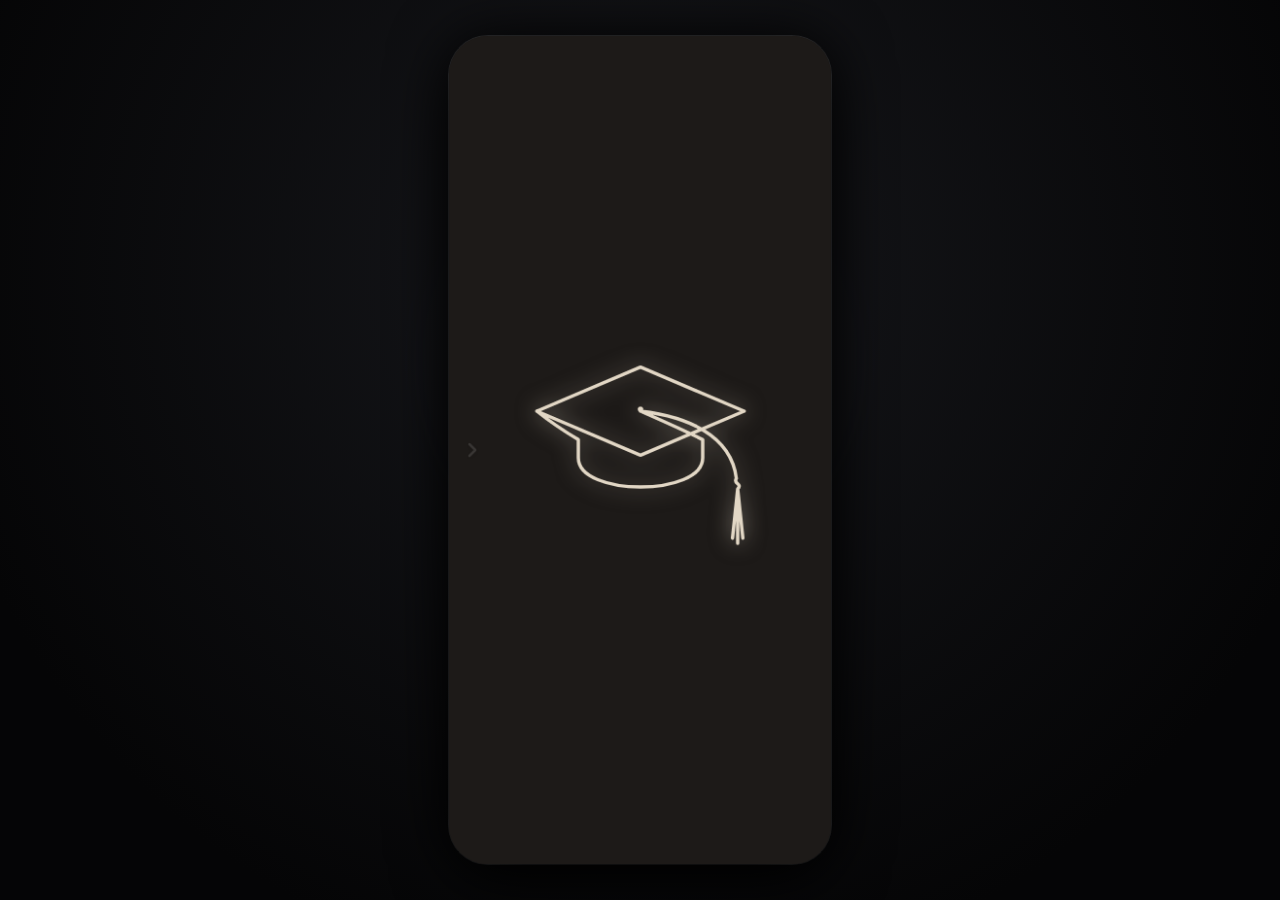
<file: index.html>
<!DOCTYPE html>
<html lang="en">
<head>
  <meta charset="UTF-8">
  <meta name="viewport" content="width=device-width, initial-scale=1.0, maximum-scale=1.0, user-scalable=no, viewport-fit=cover">
  <title>Graduation Invitation | Frany</title>
  <meta name="description" content="Graduation Ceremony Invitation — Nguyen Thi Diem Phuong. Sun, Nov 8, 2026 at FPT University HCMC.">
  
  <link rel="icon" href="data:image/svg+xml,<svg xmlns=%22http://www.w3.org/2000/svg%22 viewBox=%220 0 100 100%22><text y=%22.9em%22 font-size=%2290%22>🎓</text></svg>">

  <!-- Google Fonts matching Canva design: Cardo, Playfair Display, Alex Brush, Cormorant Garamond, Montserrat -->
  <link rel="preconnect" href="https://fonts.googleapis.com">
  <link rel="preconnect" href="https://fonts.gstatic.com" crossorigin>
  <link href="https://fonts.googleapis.com/css2?family=Alex+Brush&family=Cardo:ital,wght@0,400;0,700;1,400&family=Cormorant+Garamond:ital,wght@0,400;0,500;0,600;1,400;1,600&family=Montserrat:wght@400;500;600&family=Pinyon+Script&family=Playfair+Display:ital,wght@0,400;0,600;0,700;1,400&display=swap" rel="stylesheet">
  
  <link rel="stylesheet" href="style.css?v=53">

  <!-- Instant Viewport Scale Calculation to Prevent FOUC -->
  <script>
    (function() {
      function setScale() {
        var w = window.innerWidth || document.documentElement.clientWidth;
        var h = window.innerHeight || document.documentElement.clientHeight;
        var baseW = 393;
        var baseH = 852;
        var availW = w;
        var availH = h;
        if (w > 600 && h > 500) {
          availW = w * 0.92;
          availH = h * 0.92;
        }
        var s = Math.min(availW / baseW, availH / baseH);
        document.documentElement.style.setProperty('--story-scale', s.toFixed(4));
      }
      setScale();
      window.addEventListener('resize', setScale, { passive: true });
      window.addEventListener('orientationchange', setScale, { passive: true });
    })();
  </script>
</head>
<body>

  <!-- Ambient Backdrop (for desktop screens) -->
  <div class="ambient-backdrop" aria-hidden="true">
    <div class="ambient-glow glow-1"></div>
    <div class="ambient-glow glow-2"></div>
  </div>

  <!-- Mobile Viewport Frame Container -->
  <div class="mobile-frame-wrapper" id="appWrapper">
    <main class="story-container" id="storyContainer" role="region" aria-label="Graduation Invitation">

      <!-- Navigation Guidance Buttons (Previous / Next chevrons centered vertically on sides) -->
      <nav class="story-nav-bar" id="storyNavBar" aria-label="Slide navigation">
        <button type="button" class="btn-story-nav btn-nav-prev hidden-nav" id="btnNavPrev" aria-label="Previous slide" title="Previous">
          <svg viewBox="0 0 24 24" fill="none" stroke="currentColor" stroke-width="2.5" stroke-linecap="round" stroke-linejoin="round">
            <polyline points="15 18 9 12 15 6"></polyline>
          </svg>
        </button>
        <button type="button" class="btn-story-nav btn-nav-next" id="btnNavNext" aria-label="Next slide" title="Next">
          <svg viewBox="0 0 24 24" fill="none" stroke="currentColor" stroke-width="2.5" stroke-linecap="round" stroke-linejoin="round">
            <polyline points="9 18 15 12 9 6"></polyline>
          </svg>
        </button>
      </nav>

      <!-- ============================================== -->
      <!-- SLIDES DECK (AUTHENTIC CANVA ANIMATED EXPERIENCE) -->
      <!-- ============================================== -->
      <div class="slides-wrapper" id="slidesWrapper">

        <!-- SLIDE 0 (TRANG 1): INTRO DRAWING & RIBBON BOW (on #1d1a18) -->
        <article class="slide-item active slide-intro" data-index="0" aria-label="Tap to open invitation">
          <!-- Animated Line Drawing: Graduation Cap (1 continuous stroke, ~10s preloader) -->
          <div class="intro-drawing-wrapper" id="introDrawingWrapper" aria-hidden="true">
            <svg class="intro-drawing-svg" id="introDrawingSvg" viewBox="0 0 240 240" fill="none">
              <path class="intro-draw-path" id="drawCapPath" d="M 40,90 L 120,56 L 200,90 L 120,124 L 40,90 C 50,98 62,106 72,112 L 72,126 C 72,156 168,156 168,126 L 168,112 C 152,104 136,97 120,90 C 117,87 123,87 120,90 C 155,94 190,108 194,142 C 191,146 199,146 195,150 L 191,188 L 195,150 L 195,192 L 195,150 L 199,188" />
            </svg>
          </div>

          <!-- Ribbon Bow: Revealed after drawing finishes -->
          <div class="intro-bow-wrapper" id="introBowWrapper" aria-hidden="true">
            <img src="Nơ.png" alt="" class="intro-bow-img" id="introBowImg" draggable="false">
          </div>
          <p class="intro-tap-hint" id="introTapHint">Tap to open</p>
        </article>

        <!-- SLIDE 1 (TRANG 2): COVER WITH RIBBON1.PNG, SAO.PNG, CARDO & SCRIPT TYPOGRAPHY -->
        <article class="slide-item slide-cover" data-index="1">
          <!-- Background Ribbon Layer: ribbon1.png, opacity 41%, tilted -80deg in Canva, zoom animation -->
          <div class="cover-ribbon-layer" aria-hidden="true">
            <img src="ribbon1.png" alt="" class="cover-ribbon-img" draggable="false">
          </div>

          <div class="cover-content-container">
            <div class="cover-title-group">
              <!-- Star Sparkle Image: sao.png, opacity 81% -->
              <div class="cover-star-sparkle" aria-hidden="true">
                <img src="sao.png" alt="" class="cover-star-img" draggable="false">
              </div>

              <!-- Line 1: THE (Cardo Regular 16.6 — Center-outward: H first, then T & E) -->
              <span class="cover-lead-the" id="coverLeadThe">
                <span class="clarity-char" data-order="2">T</span><span class="clarity-char char-lead" data-order="1">H</span><span class="clarity-char" data-order="2">E</span>
              </span>

              <!-- Heading: QUIET (Cardo Regular 30) & STRENGTH (Cardo Bold 30) — Center-outward -->
              <h1 class="cover-heading" id="coverHeading">
                <span class="title-line title-quiet">
                  <span class="clarity-char" data-order="3">Q</span><span class="clarity-char" data-order="2">U</span><span class="clarity-char char-lead" data-order="1">I</span><span class="clarity-char" data-order="2">E</span><span class="clarity-char" data-order="3">T</span>
                </span>
                <span class="title-line title-strength">
                  <span class="clarity-char" data-order="4">S</span><span class="clarity-char" data-order="3">T</span><span class="clarity-char" data-order="2">R</span><span class="clarity-char char-lead" data-order="1">E</span><span class="clarity-char char-lead" data-order="1">N</span><span class="clarity-char" data-order="2">G</span><span class="clarity-char" data-order="3">T</span><span class="clarity-char" data-order="4">H</span>
                </span>
              </h1>

              <!-- Line 4: Graduation Ceremony (Beautifully Delicious Script Regular 27.9) -->
              <div class="cover-script-subtitle" id="coverSubtitle">
                <span class="typewriter-script-text" id="typewriterScriptText"></span><span class="typewriter-cursor" id="typewriterCursor">|</span>
              </div>
            </div>

            <div class="cover-footer-meta" id="coverFooterMeta">
              <p class="author-name">Nguyen Thi Diem Phuong</p>
              <p class="author-quote">Some journeys are not linear,<br>but still lead to something beautiful.</p>
            </div>
          </div>
        </article>

        <!-- SLIDE 2 (TRANG 3): WARM INVITATION WITH RIBBON2.PNG, SAO.PNG & 3.2S BLUR-IN -->
        <article class="slide-item slide-invite" data-index="2">
          <!-- Top Ribbon Layer: ribbon2.png with blur-to-clear reveal -->
          <div class="invite-ribbon-layer" aria-hidden="true">
            <img src="ribbon2.png" alt="" class="invite-ribbon-img" draggable="false">
          </div>

          <div class="invite-content-container">
            <p class="invite-line line-1">You are<br>warmly invited</p>
            <p class="invite-line line-2">to my graduation ceremony</p>
            
            <div class="invite-star-sparkle" aria-hidden="true">
              <img src="sao.png" alt="" class="invite-star-img" draggable="false">
            </div>
          </div>
        </article>

        <!-- SLIDE 3 (TRANG 4): STAR TIMELINE WITH NÚI1.PNG, ROTATED SAO.PNG & TYPEWRITER HEADING -->
        <article class="slide-item slide-timeline" data-index="3">
          <!-- Right Mountain Strip: núi1.png -->
          <div class="timeline-mountain-layer" aria-hidden="true">
            <img src="núi1.png" alt="" class="timeline-mountain-img" draggable="false">
          </div>

          <div class="timeline-container">
            <!-- Header: Playfair Display Bold 18.9pt with Typewriter effect -->
            <h2 class="timeline-heading" id="timelineHeading">
              <span class="timeline-type-line" id="timelineTypeLine1"></span>
              <span class="timeline-type-line" id="timelineTypeLine2"></span>
              <span class="timeline-type-line" id="timelineTypeLine3"></span>
            </h2>

            <!-- Timeline track -->
            <div class="timeline-track-wrapper">
              <!-- Glowing vertical drawn line connecting the 4 stars without overhanging -->
              <div class="timeline-vertical-line" id="timelineVerticalLine"></div>

              <!-- 4 Star Milestones (sao.png rotated at varied angles) -->
              <div class="timeline-milestones" id="timelineMilestones">
                <div class="milestone-item" data-step="1">
                  <div class="milestone-star">
                    <img src="sao.png" alt="" class="milestone-star-img star-rot-1" draggable="false">
                  </div>
                  <div class="milestone-text">
                    <p class="milestone-title">First day<br>at university</p>
                  </div>
                </div>

                <div class="milestone-item" data-step="2">
                  <div class="milestone-star">
                    <img src="sao.png" alt="" class="milestone-star-img star-rot-2" draggable="false">
                  </div>
                  <div class="milestone-text">
                    <p class="milestone-title">New friends,<br>new perspectives</p>
                  </div>
                </div>

                <div class="milestone-item" data-step="3">
                  <div class="milestone-star">
                    <img src="sao.png" alt="" class="milestone-star-img star-rot-3" draggable="false">
                  </div>
                  <div class="milestone-text">
                    <p class="milestone-title">Challenges<br>and growth</p>
                  </div>
                </div>

                <div class="milestone-item" data-step="4">
                  <div class="milestone-star">
                    <img src="sao.png" alt="" class="milestone-star-img star-rot-4" draggable="false">
                  </div>
                  <div class="milestone-text">
                    <p class="milestone-title">Grateful<br>for every moment</p>
                  </div>
                </div>
              </div>
            </div>
          </div>
        </article>

        <!-- SLIDE 4 (TRANG 5): CEREMONY DETAILS (thư.png + sao.png + Cardo & Playfair) -->
        <article class="slide-item slide-ceremony" data-index="4" style="background-image: url('thư.png');">
          <div class="ceremony-container">
            <!-- Star: sao.png -->
            <div class="ceremony-star-wrapper" aria-hidden="true">
              <img src="sao.png" alt="" class="ceremony-star-img" draggable="false">
            </div>

            <!-- Greeting (Personalized): Playfair Display Italic 11.9pt, Name in đậm -->
            <div class="ceremony-line ceremony-guest" id="ceremonyGuestLine">
              <span id="customGuestText">Dear <strong class="guest-name-bold">Name</strong>,</span>
            </div>

            <!-- Invitation header: Playfair Display Italic 12.9pt -->
            <p class="ceremony-line ceremony-intro">You are invited to</p>

            <!-- Ceremony title: Playfair Display Bold 17.9pt -->
            <h3 class="ceremony-line ceremony-title">Phuong’s<br>Graduation Ceremony</h3>

            <!-- Date & Time: Cardo Regular 15.9pt (Chỉ bấm trực tiếp vào dòng chữ mới mở lịch) -->
            <div class="ceremony-line ceremony-datetime">
              <div class="ceremony-link-trigger" id="hotspotDateTime" role="button" tabindex="0" title="Click to Add to Calendar">
                <p class="datetime-date">SUN, NOV 8, 2026</p>
                <p class="datetime-time">08:00AM – 11:30AM</p>
              </div>
            </div>

            <!-- Venue: FPT University (Cardo 13.9pt) + Underlined '>>> Google maps' Link -->
            <div class="ceremony-line ceremony-venue">
              <p class="venue-uni">FPT UNIVERSITY HCMC</p>
              <div class="venue-maps-row">
                <a href="https://maps.app.goo.gl/F1LVCkgJ4KDwRs2bA" target="_blank" rel="noopener noreferrer" class="venue-maps-link" id="hotspotVenue" title="Open Google Maps">
                  <span class="maps-chevrons">&gt;&gt;&gt;</span> <span class="maps-text">Google maps</span>
                </a>
              </div>
            </div>

            <!-- Thanh gạt chậm từ trái sang phải -->
            <div class="ceremony-divider-wrapper" aria-hidden="true">
              <div class="ceremony-divider-line" id="ceremonyDividerLine"></div>
            </div>

            <!-- Meaning quote: Playfair Display Italic 9.9pt -->
            <p class="ceremony-line ceremony-quote">Your prescence means<br>a lot of me.</p>
          </div>
        </article>

        <!-- SLIDE 5 (TRANG 6): RSVP (thư.png + sao.png + Playfair Display) -->
        <article class="slide-item slide-rsvp" data-index="5" style="background-image: url('thư.png');">
          <div class="rsvp-content-container">
            <!-- Star: sao.png -->
            <div class="rsvp-star-wrapper" aria-hidden="true">
              <img src="sao.png" alt="" class="rsvp-star-img" draggable="false">
            </div>

            <!-- Header RSVP: Playfair Display Bold 17.9pt -->
            <h3 class="rsvp-line rsvp-heading">RSVP</h3>

            <!-- Initial Prompt & Choice (No underline, Playfair Display) -->
            <div class="rsvp-flow-initial" id="rsvpFlowInitial">
              <p class="rsvp-line rsvp-question">Will you join the ceremony?</p>

              <!-- Divider line -->
              <div class="rsvp-divider-wrapper" aria-hidden="true">
                <div class="rsvp-divider-line" id="rsvpDividerLine"></div>
              </div>

              <!-- Yes / No Choice Buttons (No underline, styled as in Canva) -->
              <div class="rsvp-line rsvp-choices-group" id="rsvpChoicesGroup">
                <button type="button" class="btn-rsvp-opt btn-opt-yes" id="btnRsvpYes" aria-label="Yes - Will join">
                  <span>Yes</span>
                </button>
                <span class="rsvp-choice-slash">/</span>
                <button type="button" class="btn-rsvp-opt btn-opt-no" id="btnRsvpNo" aria-label="No - Cannot join">
                  <span>No</span>
                </button>
              </div>

              <!-- Completed View when user revisits Slide 5: your response: ... [icon edit] Change response (không tạo button) -->
              <div class="rsvp-completed-view rsvp-line hidden" id="rsvpCompletedView">
                <p class="rsvp-revisit-line">Your response: <strong class="rsvp-recorded-choice" id="rsvpRecordedChoice">Yes</strong></p>
                <div class="rsvp-change-action" id="btnRsvpChangeResponse" role="button" tabindex="0" title="Change your response">
                  <svg class="rsvp-edit-icon" viewBox="0 0 24 24" fill="none" stroke="currentColor" stroke-width="2" stroke-linecap="round" stroke-linejoin="round" aria-hidden="true">
                    <path d="M11 4H4a2 2 0 0 0-2 2v14a2 2 0 0 0 2 2h14a2 2 0 0 0 2-2v-7"></path>
                    <path d="M18.5 2.5a2.121 2.121 0 0 1 3 3L12 15l-4 1 1-4 9.5-9.5z"></path>
                  </svg>
                  <span class="rsvp-change-text">Change response</span>
                </div>
              </div>
            </div>

            <!-- Interactive Inline Step (Same background, no separate window/modal) -->
            <div class="rsvp-inline-step hidden" id="rsvpInlineStep">
              <div class="rsvp-input-wrapper">
                <!-- Yes inputs: Your Email: [text] + Would you like to... [text] -->
                <div class="rsvp-fields-group" id="rsvpFieldsYes">
                  <label class="rsvp-field-label" for="rsvpInlineEmail">Your Email:</label>
                  <input type="email" class="rsvp-inline-input" id="rsvpInlineEmail" placeholder="Enter your email address (required)" autocomplete="email" required>
                  
                  <label class="rsvp-field-label" for="rsvpInlineMessage" style="margin-top: 4px;">Would you like to leave a message for me?</label>
                  <textarea class="rsvp-inline-textarea" id="rsvpInlineMessage" rows="2" placeholder="Write your note or message for me... (Optional)"></textarea>
                </div>

                <!-- No input: thank you for letting me know. would you.... [text] -->
                <div class="rsvp-fields-group hidden" id="rsvpFieldsNo">
                  <p class="rsvp-field-label rsvp-no-prompt" id="rsvpPromptNo">Thank you for letting me know. Would you like to leave a wish for me?</p>
                  <textarea class="rsvp-inline-textarea" id="rsvpInlineWish" rows="3" placeholder="Write your warm wishes for me... (Optional)"></textarea>
                </div>

                <div class="rsvp-btn-actions">
                  <button type="button" class="btn-rsvp-back" id="btnRsvpBack" aria-label="Back to RSVP choice" title="Back">
                    <svg viewBox="0 0 24 24" fill="none" stroke="currentColor" stroke-width="2.5" stroke-linecap="round" stroke-linejoin="round">
                      <polyline points="15 18 9 12 15 6"></polyline>
                    </svg>
                    <span>Back</span>
                  </button>
                  <button type="button" class="btn-rsvp-inline-submit" id="btnRsvpInlineSubmit">
                    <span>Send Wishes</span>
                  </button>
                </div>
              </div>
            </div>

            <!-- Inline Final Confirmation Message after Submit -->
            <div class="rsvp-inline-feedback hidden" id="rsvpInlineFeedback">
              <p class="feedback-msg" id="rsvpFeedbackMsg">Thank you! Looking forward to celebrating with you at the ceremony! ✨</p>
            </div>
          </div>
        </article>

        <!-- SLIDE 6 (TRANG 7): THANK YOU & SIGNATURE (núi2.png + sao.png + sign.png + Playfair) -->
        <article class="slide-item slide-thankyou" data-index="6" style="background-image: url('núi2.png');">
          <div class="thankyou-container">
            <!-- 1. Text lines: Playfair Display Regular 15pt (top 39.5%, left 19%) -->
            <div class="thankyou-text-box" id="thankyouTextBox">
              <p class="thankyou-line">Thank you</p>
              <p class="thankyou-line">for being part of</p>
              <p class="thankyou-line">this special chapter</p>
              <p class="thankyou-line">in my life.</p>
            </div>

            <!-- 2. Star: sao.png (top 65%, left 19.5%) -->
            <div class="thankyou-star-wrapper" id="thankyouStarWrapper" aria-hidden="true">
              <img src="sao.png" alt="" class="thankyou-star-img" draggable="false">
            </div>

            <!-- 3. Signature: sign.png với cọ vẽ đường cong (top 76%, left 17.5%) -->
            <div class="thankyou-sign-wrapper" id="thankyouSignWrapper" aria-hidden="true">
              <img src="sign.png" alt="Signature" class="thankyou-sign-img" draggable="false">
            </div>
          </div>
        </article>

        

        <!-- SLIDE 7 (TRANG 8): OUTRO (Bố cục & hiệu ứng giữ nguyên 100% như Trang 2) -->
        <article class="slide-item slide-cover slide-outro" data-index="7">
          <!-- Background Ribbon Layer: ribbon1.png, opacity 41%, tilted -80deg in Canva, zoom animation -->
          <div class="cover-ribbon-layer" aria-hidden="true">
            <img src="ribbon1.png" alt="" class="cover-ribbon-img outro-ribbon-img" draggable="false">
          </div>

          <!-- Main Typography Deck: Giữ nguyên bố cục và cấu trúc như Trang 2 -->
          <div class="cover-content-container">
            <div class="cover-title-group">
              <!-- Star Sparkle Image: sao.png, opacity 81% (đúng như Trang 2, không thêm ngôi sao to) -->
              <div class="cover-star-sparkle" aria-hidden="true">
                <img src="sao.png" alt="" class="cover-star-img" draggable="false">
              </div>

              <!-- Line 1: THE (Cardo Regular 16.6 — Center-outward: H first, then T & E) -->
              <span class="cover-lead-the" id="outroLeadThe">
                <span class="clarity-char" data-order="2">T</span><span class="clarity-char char-lead" data-order="1">H</span><span class="clarity-char" data-order="2">E</span>
              </span>

              <!-- Heading: QUIET (Cardo Regular 30) & STRENGTH (Cardo Bold 30) — Center-outward -->
              <h1 class="cover-heading" id="outroHeading">
                <span class="title-line title-quiet">
                  <span class="clarity-char" data-order="3">Q</span><span class="clarity-char" data-order="2">U</span><span class="clarity-char char-lead" data-order="1">I</span><span class="clarity-char" data-order="2">E</span><span class="clarity-char" data-order="3">T</span>
                </span>
                <span class="title-line title-strength">
                  <span class="clarity-char" data-order="4">S</span><span class="clarity-char" data-order="3">T</span><span class="clarity-char" data-order="2">R</span><span class="clarity-char char-lead" data-order="1">E</span><span class="clarity-char char-lead" data-order="1">N</span><span class="clarity-char" data-order="2">G</span><span class="clarity-char" data-order="3">T</span><span class="clarity-char" data-order="4">H</span>
                </span>
              </h1>

              <!-- Line 4: Graduation Ceremony (Beautifully Delicious Script Regular 28.9) -->
              <div class="cover-script-subtitle outro-script-subtitle" id="outroSubtitle">
                <span class="typewriter-script-text" id="outroTypewriterScriptText"></span><span class="typewriter-cursor" id="outroTypewriterCursor">|</span>
              </div>
            </div>

            <!-- 2 dòng ở dưới: 'Thank you' (Cardo 18.9pt italic) và 'Contact' (Cardo 8.9pt) -->
            <div class="cover-footer-meta outro-footer-meta" id="outroFooterMeta">
              <p class="outro-thankyou-text">Thank you!</p>
              <p class="outro-contact-text">
                <a href="tel:0367989880" class="outro-contact-link" title="Tap to Call 0367 989 880">Contact: 0367 989 880 (Mr. Đạt)</a>
              </p>
            </div>
          </div>

          <!-- Replay Story: Chỉ giữ lại ký tự xoay vòng ở phía trên màn hình, không cần button -->
          <button type="button" class="replay-story-icon" id="btnReplayStory" aria-label="Replay Invitation" title="Replay">
            <svg viewBox="0 0 24 24" fill="none" stroke="currentColor" stroke-width="2.2" stroke-linecap="round" stroke-linejoin="round">
              <polyline points="1 4 1 10 7 10"/>
              <path d="M3.51 15a9 9 0 1 0 2.13-9.36L1 10"/>
            </svg>
          </button>
        </article>

      </div><!-- /.slides-wrapper -->

    </main>
  </div><!-- /.mobile-frame-wrapper -->

  <!-- Toast Notification Box -->
  <div class="toast-notification" id="toastBox" role="status" aria-live="polite"></div>

  <!-- Main JavaScript Logic -->
  <script src="app.js?v=53"></script>
</body>
</html>
</file>
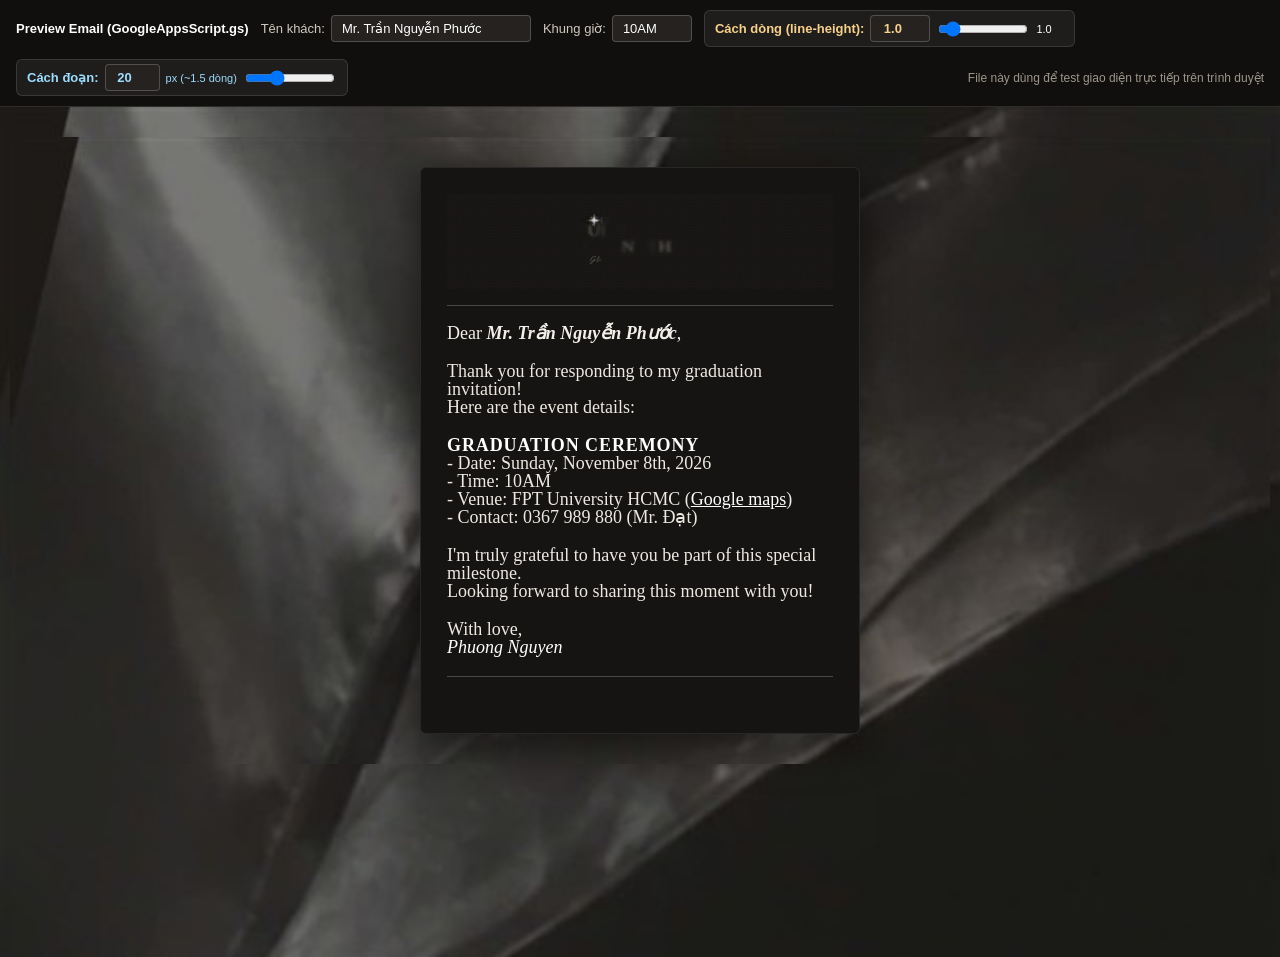
<file: email.html>
<!DOCTYPE html>
<html lang="en">
<head>
  <meta charset="UTF-8">
  <meta name="viewport" content="width=device-width, initial-scale=1.0">
  <title>✨ Confirmation | Phuong's Graduation Ceremony 🎓</title>
  <style>
    /* Reset & Page Style */
    * {
      box-sizing: border-box;
    }
    body {
      margin: 0;
      padding: 0;
      background-color: #0b0a09;
      color: #ede8e1;
      font-family: -apple-system, BlinkMacSystemFont, "Segoe UI", Roboto, sans-serif;
    }

    /* Live Preview Control Toolbar */
    .preview-toolbar {
      position: sticky;
      top: 0;
      z-index: 1000;
      background: rgba(18, 16, 14, 0.96);
      backdrop-filter: blur(8px);
      border-bottom: 1px solid rgba(255, 255, 255, 0.12);
      padding: 10px 16px;
      display: flex;
      flex-wrap: wrap;
      align-items: center;
      gap: 12px;
      font-size: 13px;
      color: #cfc8be;
    }
    .preview-toolbar strong {
      color: #fff;
    }
    .toolbar-group {
      display: inline-flex;
      align-items: center;
      gap: 6px;
    }
    .toolbar-input {
      background: #252220;
      border: 1px solid rgba(255, 255, 255, 0.2);
      color: #fff;
      padding: 5px 10px;
      border-radius: 4px;
      font-size: 13px;
      outline: none;
    }
    .toolbar-input:focus {
      border-color: #d1b894;
    }
    .toolbar-btn {
      background: #2b2724;
      border: 1px solid rgba(255, 255, 255, 0.2);
      color: #ede8e1;
      padding: 5px 10px;
      border-radius: 4px;
      cursor: pointer;
      font-size: 12px;
      transition: background 0.15s;
    }
    .toolbar-btn:hover {
      background: #3d3733;
      color: #fff;
    }
    .toolbar-btn.active {
      background: #5a4b38;
      border-color: #d1b894;
      color: #fff;
    }

    /* Outer Wrapper representing the email client viewing area */
    .email-viewport-container {
      width: 100%;
      min-height: calc(100vh - 50px);
      display: flex;
      justify-content: center;
      align-items: flex-start;
      padding: 30px 10px 60px 10px;
      background-color: #12100e;
      background-image: url('bg_mail.jpg');
      background-repeat: no-repeat;
      background-position: center top;
      background-size: cover;
    }
  </style>
</head>
<body>

  <!-- Preview Toolbar để bạn tiện test nhanh nhiều tên & danh xưng -->
  <div class="preview-toolbar" id="previewToolbar">
    <div><strong>Preview Email (GoogleAppsScript.gs)</strong></div>
    
    <div class="toolbar-group">
      <label for="inputGuestName">Tên khách:</label>
      <input type="text" id="inputGuestName" class="toolbar-input" value="Mr. Trần Nguyễn Phước" style="width: 200px;">
    </div>

    <div class="toolbar-group">
      <label for="inputCeremonyTime">Khung giờ:</label>
      <input type="text" id="inputCeremonyTime" class="toolbar-input" value="10AM" style="width: 80px;">
    </div>

    <div class="toolbar-group" style="background: rgba(255,255,255,0.06); padding: 4px 10px; border-radius: 6px; border: 1px solid rgba(255,255,255,0.12);">
      <label for="inputLineHeight" style="color: #f7d08a; font-weight: bold;">Cách dòng (line-height):</label>
      <input type="number" id="inputLineHeight" class="toolbar-input" value="1.0" step="0.05" min="0.8" max="2.5" style="width: 60px; font-weight: bold; text-align: center; color: #f7d08a;">
      <input type="range" id="sliderLineHeight" min="0.9" max="2.0" step="0.05" value="1.0" style="cursor: pointer; width: 90px; vertical-align: middle;">
      <span id="labelCurrentLineHeight" style="color: #fff; font-size: 11px; min-width: 28px;">1.0</span>
    </div>

    <div class="toolbar-group" style="background: rgba(255,255,255,0.06); padding: 4px 10px; border-radius: 6px; border: 1px solid rgba(255,255,255,0.12);">
      <label for="inputParagraphSpacing" style="color: #9cdcfe; font-weight: bold;">Cách đoạn:</label>
      <input type="number" id="inputParagraphSpacing" class="toolbar-input" value="20" step="2" min="6" max="50" style="width: 55px; font-weight: bold; text-align: center; color: #9cdcfe;">
      <span style="font-size: 11px; color: #9cdcfe;">px (~1.5 dòng)</span>
      <input type="range" id="sliderParagraphSpacing" min="8" max="44" step="2" value="20" style="cursor: pointer; width: 90px; vertical-align: middle;">
    </div>

    <div style="margin-left: auto; font-size: 12px; color: #9c958a;">
      File này dùng để test giao diện trực tiếp trên trình duyệt
    </div>
  </div>

  <!-- ====================================================================== -->
  <!-- NỘI DUNG EMAIL 100% GIỐNG GOOGLE APPS SCRIPT SẼ GỬI ĐI                 -->
  <!-- ====================================================================== -->
  <div class="email-viewport-container">
    
    <!-- Table thiệp email chuẩn: căn đều lề 2 bên, table-layout: fixed triệt tiêu thanh cuộn ngang -->
    <table role="presentation" border="0" cellpadding="0" cellspacing="0" width="100%" style="width: 100% !important; min-width: 100%; max-width: 100%; margin: 0; padding: 0; background-color: #12100e; table-layout: fixed; font-family: 'Times New Roman', Times, serif;">
      <tr>
        <td align="center" style="padding: 30px 12px; background-color: #12100e; background-image: url('bg_mail.jpg'); background-repeat: no-repeat; background-position: center top; background-size: cover; font-family: 'Times New Roman', Times, serif;">

          <!-- Khung thiệp chính: căn giữa tuyệt đối, cân đều 2 bên lề, co giãn linh hoạt tối đa 440px -->
          <table role="presentation" border="0" cellpadding="0" cellspacing="0" width="100%" align="center" style="width: 100%; max-width: 440px; margin: 0 auto; background-color: #161413; border: 1px solid rgba(255,255,255,0.08); border-radius: 6px; box-shadow: 0 12px 40px rgba(0,0,0,0.6); overflow: hidden; font-family: 'Times New Roman', Times, serif;">
            <tr>
              <td style="padding: 26px 26px 26px 26px; text-align: left; color: #ede8e1; font-family: 'Times New Roman', Times, serif;">

                <!-- Header: Banner Mail vừa vặn chiều rộng dòng thư, không bị tràn ảnh -->
                <div style="text-align: center; margin: 0 0 16px 0; line-height: 0;">
                  <img src="banner_mail.gif" alt="THE QUIET STRENGTH — Graduation Ceremony" width="100%" style="display: block; width: 100%; max-width: 100%; height: auto; border: 0; margin: 0 auto;" />
                </div>

                <!-- Đường kẻ mỏng -->
                <hr style="border: 0; border-top: 1px solid rgba(255,255,255,0.22); margin: 0 0 18px 0;" />

                <!-- Lời chào (Dear Mr. / Ms. [Name], dùng dấu phẩy ở cuối câu chào, in đậm in nghiêng) -->
                <p class="email-line" style="margin: 0 0 20px 0; font-size: 18px; line-height: 1; color: #f2eee8; font-family: 'Times New Roman', Times, serif;">
                  Dear <strong style="font-weight: bold;"><em id="dispGuestName">Mr. Trần Nguyễn Phước</em></strong>,
                </p>

                <!-- Cảm ơn & thông báo chi tiết (dãn dòng 1.35) -->
                <p class="email-line" style="margin: 0 0 20px 0; font-size: 18px; line-height: 1; color: #ede8e1; font-family: 'Times New Roman', Times, serif;">
                  Thank you for responding to my graduation invitation!<br />
                  Here are the event details:
                </p>

                <!-- Chi tiết sự kiện (dãn dòng 1.35) -->
                <p class="email-line" style="margin: 0 0 20px 0; font-size: 18px; line-height: 1; color: #ede8e1; font-family: 'Times New Roman', Times, serif;">
                  <strong style="letter-spacing: 0.05em; color: #ffffff;">GRADUATION CEREMONY</strong><br />
                  - Date: Sunday, November 8th, 2026<br />
                  - Time: <span id="dispCeremonyTime">10AM</span><br />
                  - Venue: FPT University HCMC (<a href="https://maps.app.goo.gl/F1LVCkgJ4KDwRs2bA" target="_blank" style="color: #ffffff; text-decoration: underline;">Google maps</a>)<br />
                  - Contact: 0367 989 880 (Mr. Đạt)
                </p>

                <!-- Lời chúc & cảm xúc (dãn dòng 1.35) -->
                <p class="email-line" style="margin: 0 0 20px 0; font-size: 18px; line-height: 1; color: #ede8e1; font-family: 'Times New Roman', Times, serif;">
                  I&#39;m truly grateful to have you be part of this special milestone.<br />
                  Looking forward to sharing this moment with you!
                </p>

                <!-- Ký tên (dãn dòng 1.35) -->
                <p class="email-line" style="margin: 0 0 20px 0; font-size: 18px; line-height: 1; color: #ede8e1; font-family: 'Times New Roman', Times, serif;">
                  With love,<br />
                  <span style="font-style: italic; color: #ffffff;">Phuong Nguyen</span>
                </p>

                <!-- Đường kẻ mỏng ở đáy (giống phía trên, giữ cho phần footer trống nhưng vẫn có mặt) -->
                <hr style="border: 0; border-top: 1px solid rgba(255,255,255,0.22); margin: 0 0 30px 0;" />

              </td>
            </tr>
          </table>

        </td>
      </tr>
    </table>
  </div>

  <script>
    // Live update guest name
    const inputGuestName = document.getElementById('inputGuestName');
    const dispGuestName = document.getElementById('dispGuestName');
    const inputCeremonyTime = document.getElementById('inputCeremonyTime');
    const dispCeremonyTime = document.getElementById('dispCeremonyTime');

    if (inputGuestName && dispGuestName) {
      inputGuestName.addEventListener('input', (e) => {
        let val = e.target.value.trim().replace(/[\,\s]+$/, '');
        val = val.replace(/(?<!\b(Mr|Ms|Mrs|Dr|Prof))\.$/i, '');
        dispGuestName.textContent = val || 'Name';
      });
    }

    if (inputCeremonyTime && dispCeremonyTime) {
      inputCeremonyTime.addEventListener('input', (e) => {
        dispCeremonyTime.textContent = e.target.value.trim() || '10AM';
      });
    }

    const inputLineHeight = document.getElementById('inputLineHeight');
    const sliderLineHeight = document.getElementById('sliderLineHeight');
    const labelCurrentLineHeight = document.getElementById('labelCurrentLineHeight');

    function applyLineHeight(val) {
      const num = parseFloat(val);
      if (isNaN(num) || num <= 0) return;

      const formatted = num.toFixed(2).replace(/\.00$/, '').replace(/(\.\d)0$/, '$1');

      // Update text input & slider
      if (inputLineHeight && inputLineHeight.value !== formatted) {
        inputLineHeight.value = formatted;
      }
      if (sliderLineHeight && sliderLineHeight.value !== formatted) {
        sliderLineHeight.value = formatted;
      }
      if (labelCurrentLineHeight) {
        labelCurrentLineHeight.textContent = formatted;
      }

      // Apply to all email text elements
      const lines = document.querySelectorAll('.email-line');
      lines.forEach(p => {
        p.style.lineHeight = formatted;
      });

      // Update active state on preset buttons
      document.querySelectorAll('.preview-toolbar .toolbar-btn').forEach(b => {
        if (b.textContent.trim() === formatted) {
          b.classList.add('active');
        } else {
          b.classList.remove('active');
        }
      });
    }

    const inputParagraphSpacing = document.getElementById('inputParagraphSpacing');
    const sliderParagraphSpacing = document.getElementById('sliderParagraphSpacing');

    function applyParagraphSpacing(val) {
      const num = parseInt(val, 10);
      if (isNaN(num) || num < 0) return;
      if (inputParagraphSpacing && inputParagraphSpacing.value != num) inputParagraphSpacing.value = num;
      if (sliderParagraphSpacing && sliderParagraphSpacing.value != num) sliderParagraphSpacing.value = num;

      const lines = document.querySelectorAll('.email-line');
      lines.forEach(p => {
        p.style.marginBottom = num + 'px';
      });
    }

    if (inputParagraphSpacing) {
      inputParagraphSpacing.addEventListener('input', (e) => applyParagraphSpacing(e.target.value));
    }
    if (sliderParagraphSpacing) {
      sliderParagraphSpacing.addEventListener('input', (e) => applyParagraphSpacing(e.target.value));
    }

    if (inputLineHeight) {
      inputLineHeight.addEventListener('input', (e) => {
        applyLineHeight(e.target.value);
      });
    }

    if (sliderLineHeight) {
      sliderLineHeight.addEventListener('input', (e) => {
        applyLineHeight(e.target.value);
      });
    }
  </script>
</body>
</html>
</file>
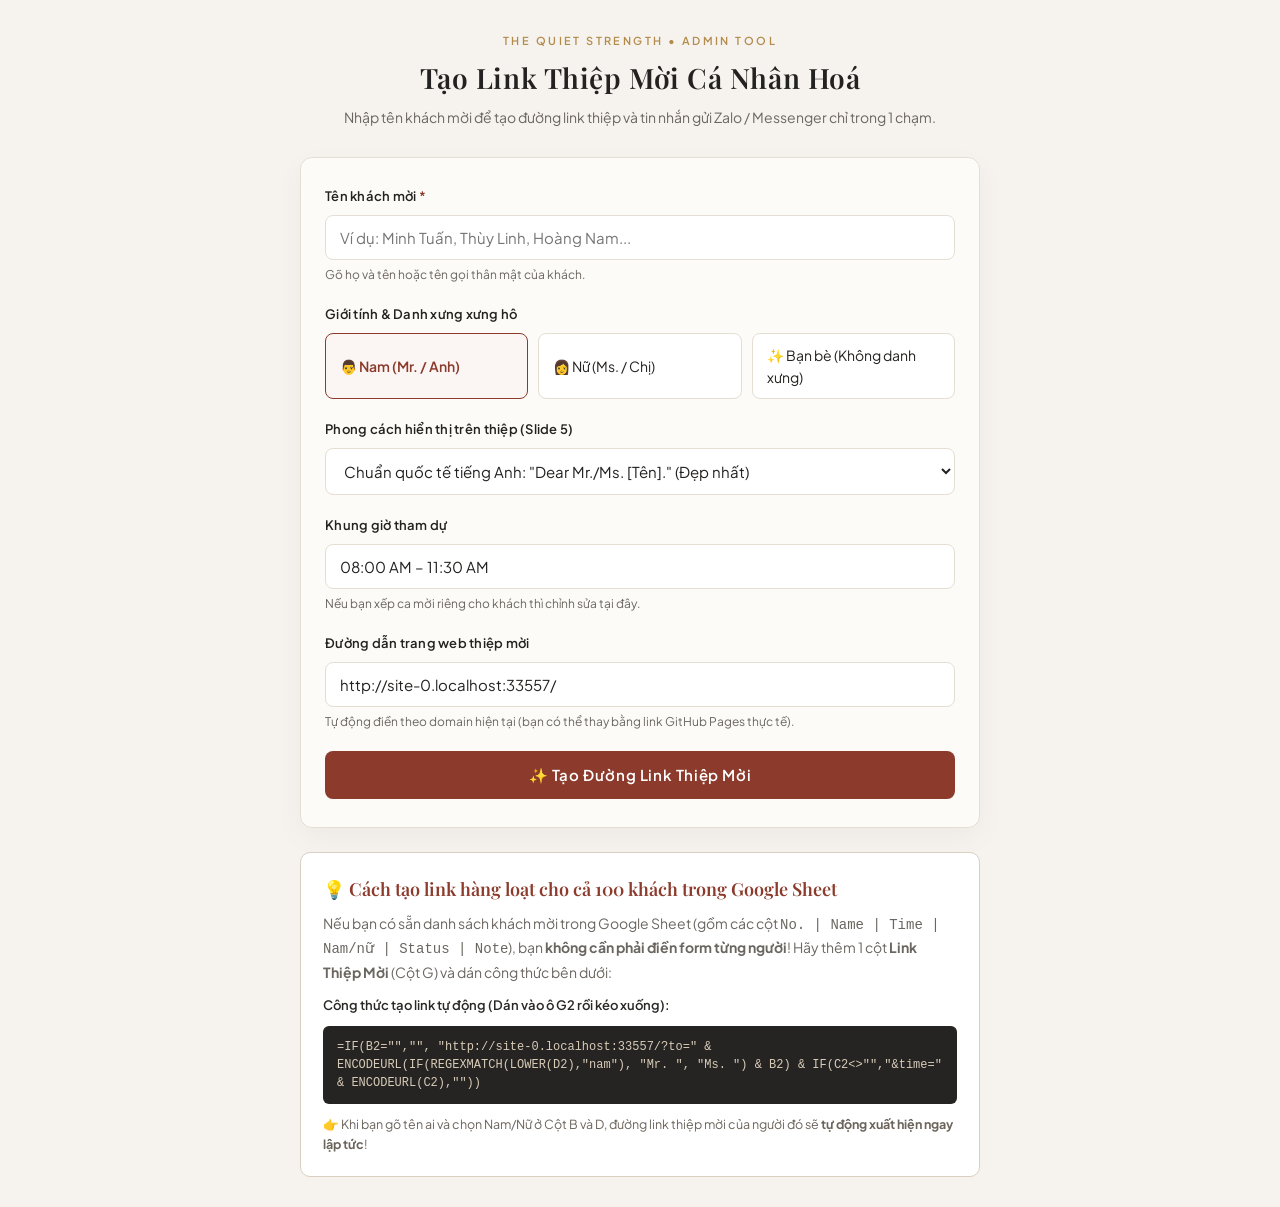
<file: generator.html>
<!DOCTYPE html>
<html lang="vi">
<head>
  <meta charset="UTF-8">
  <meta name="viewport" content="width=device-width, initial-scale=1.0">
  <title>Tạo Link Thiệp Mời Cá Nhân Hoá — The Quiet Strength</title>
  <link rel="preconnect" href="https://fonts.googleapis.com">
  <link rel="preconnect" href="https://fonts.gstatic.com" crossorigin>
  <link href="https://fonts.googleapis.com/css2?family=Cardo:ital,wght@0,400;0,700;1,400&family=Playfair+Display:ital,wght@0,400;0,600;0,700;1,400&family=Plus+Jakarta+Sans:wght@300;400;500;600&display=swap" rel="stylesheet">
  <style>
    :root {
      --bg-warm: #f6f3ee;
      --card-bg: #fdfbf7;
      --border-color: #e5ded3;
      --text-main: #242220;
      --text-muted: #6b6660;
      --accent-burgundy: #8b3a2b;
      --accent-gold: #b38b4d;
      --font-serif: 'Playfair Display', Georgia, serif;
      --font-cardo: 'Cardo', Georgia, serif;
      --font-sans: 'Plus Jakarta Sans', system-ui, -apple-system, sans-serif;
    }

    * {
      box-sizing: border-box;
      margin: 0;
      padding: 0;
    }

    body {
      background-color: var(--bg-warm);
      color: var(--text-main);
      font-family: var(--font-sans);
      line-height: 1.6;
      padding: 32px 16px;
      min-height: 100vh;
      display: flex;
      flex-direction: column;
      align-items: center;
    }

    .container {
      width: 100%;
      max-width: 680px;
    }

    header {
      text-align: center;
      margin-bottom: 28px;
    }

    .header-sub {
      font-family: var(--font-sans);
      font-size: 11px;
      letter-spacing: 0.22em;
      text-transform: uppercase;
      color: var(--accent-gold);
      margin-bottom: 6px;
      font-weight: 600;
    }

    h1 {
      font-family: var(--font-serif);
      font-size: 28px;
      font-weight: 600;
      color: var(--text-main);
      letter-spacing: 0.02em;
      margin-bottom: 6px;
    }

    .header-desc {
      font-size: 14px;
      color: var(--text-muted);
    }

    .main-card {
      background: var(--card-bg);
      border: 1px solid var(--border-color);
      border-radius: 12px;
      box-shadow: 0 10px 30px rgba(0,0,0,0.04);
      padding: 28px 24px;
      margin-bottom: 24px;
    }

    .form-group {
      margin-bottom: 20px;
    }

    label {
      display: block;
      font-size: 13px;
      font-weight: 600;
      color: var(--text-main);
      margin-bottom: 8px;
      letter-spacing: 0.02em;
    }

    .hint-text {
      font-size: 12px;
      color: var(--text-muted);
      margin-top: 5px;
    }

    input[type="text"], select {
      width: 100%;
      padding: 12px 14px;
      font-family: var(--font-sans);
      font-size: 15px;
      border: 1px solid var(--border-color);
      border-radius: 8px;
      background: #ffffff;
      color: var(--text-main);
      outline: none;
      transition: border-color 0.2s, box-shadow 0.2s;
    }

    input[type="text"]:focus, select:focus {
      border-color: var(--accent-burgundy);
      box-shadow: 0 0 0 3px rgba(139, 58, 43, 0.12);
    }

    .radio-grid {
      display: grid;
      grid-template-columns: repeat(auto-fit, minmax(130px, 1fr));
      gap: 10px;
    }

    .radio-card {
      border: 1px solid var(--border-color);
      border-radius: 8px;
      padding: 10px 14px;
      cursor: pointer;
      display: flex;
      align-items: center;
      gap: 8px;
      background: #ffffff;
      transition: all 0.2s;
      font-size: 14px;
      user-select: none;
    }

    .radio-card:hover {
      border-color: var(--accent-gold);
    }

    .radio-card.active {
      border-color: var(--accent-burgundy);
      background: #fbf5f4;
      color: var(--accent-burgundy);
      font-weight: 600;
    }

    .btn-generate {
      width: 100%;
      background: var(--accent-burgundy);
      color: #ffffff;
      border: none;
      padding: 14px 20px;
      border-radius: 8px;
      font-family: var(--font-sans);
      font-size: 15px;
      font-weight: 600;
      letter-spacing: 0.04em;
      cursor: pointer;
      display: flex;
      align-items: center;
      justify-content: center;
      gap: 8px;
      margin-top: 10px;
      transition: background 0.2s, transform 0.1s;
    }

    .btn-generate:hover {
      background: #732f22;
    }

    .btn-generate:active {
      transform: scale(0.99);
    }

    /* Result Box */
    .result-section {
      margin-top: 26px;
      padding-top: 24px;
      border-top: 1px dashed var(--border-color);
      display: none;
    }

    .result-section.show {
      display: block;
      animation: fadeIn 0.3s ease;
    }

    @keyframes fadeIn {
      from { opacity: 0; transform: translateY(6px); }
      to { opacity: 1; transform: translateY(0); }
    }

    .preview-badge {
      display: inline-block;
      padding: 4px 10px;
      border-radius: 4px;
      background: #f1ebd8;
      color: #7d6537;
      font-size: 11px;
      font-weight: 600;
      letter-spacing: 0.08em;
      text-transform: uppercase;
      margin-bottom: 12px;
    }

    .link-output-box {
      background: #f6f3eb;
      border: 1px solid #e2dac9;
      border-radius: 8px;
      padding: 12px 14px;
      font-family: monospace;
      font-size: 13px;
      word-break: break-all;
      color: #38342e;
      margin-bottom: 12px;
      user-select: all;
    }

    .btn-actions {
      display: flex;
      flex-wrap: wrap;
      gap: 10px;
      margin-bottom: 20px;
    }

    .btn-action {
      flex: 1;
      min-width: 140px;
      padding: 10px 16px;
      border-radius: 6px;
      font-family: var(--font-sans);
      font-size: 13px;
      font-weight: 600;
      cursor: pointer;
      display: flex;
      align-items: center;
      justify-content: center;
      gap: 6px;
      text-decoration: none;
      transition: all 0.2s;
    }

    .btn-copy {
      background: #2a2825;
      color: #ffffff;
      border: none;
    }

    .btn-copy:hover {
      background: #44403b;
    }

    .btn-preview {
      background: #ffffff;
      color: var(--text-main);
      border: 1px solid var(--border-color);
    }

    .btn-preview:hover {
      border-color: var(--text-main);
    }

    /* Message template */
    .message-card {
      background: #ffffff;
      border: 1px solid var(--border-color);
      border-radius: 8px;
      padding: 16px;
      margin-top: 14px;
    }

    .message-header {
      display: flex;
      justify-content: space-between;
      align-items: center;
      margin-bottom: 10px;
    }

    .message-title {
      font-size: 13px;
      font-weight: 600;
      color: var(--text-main);
    }

    .btn-copy-msg {
      background: none;
      border: 1px solid var(--border-color);
      padding: 4px 10px;
      border-radius: 4px;
      font-size: 12px;
      cursor: pointer;
      color: var(--text-main);
    }

    .btn-copy-msg:hover {
      background: var(--bg-warm);
    }

    .message-content {
      font-size: 14px;
      color: #444;
      line-height: 1.6;
      background: #fbf9f5;
      padding: 12px;
      border-radius: 6px;
      white-space: pre-line;
      border: 1px solid #efeae0;
    }

    /* Google Sheet Formula Box */
    .sheet-tip-box {
      background: #ffffff;
      border: 1px solid #d9d0c1;
      border-radius: 10px;
      padding: 22px;
    }

    .sheet-tip-title {
      font-family: var(--font-serif);
      font-size: 18px;
      font-weight: 600;
      color: var(--accent-burgundy);
      margin-bottom: 8px;
      display: flex;
      align-items: center;
      gap: 8px;
    }

    .code-box {
      background: #252422;
      color: #d8cbb8;
      padding: 12px 14px;
      border-radius: 6px;
      font-family: Consolas, Monaco, monospace;
      font-size: 12px;
      line-height: 1.5;
      margin: 10px 0;
      overflow-x: auto;
      user-select: all;
    }

    /* Toast Notification */
    .toast {
      position: fixed;
      bottom: 24px;
      left: 50%;
      transform: translateX(-50%) translateY(50px);
      background: #2a2825;
      color: #ffffff;
      padding: 10px 20px;
      border-radius: 999px;
      font-size: 14px;
      opacity: 0;
      pointer-events: none;
      transition: all 0.3s cubic-bezier(0.16, 1, 0.3, 1);
      box-shadow: 0 8px 24px rgba(0,0,0,0.18);
      z-index: 1000;
    }

    .toast.show {
      transform: translateX(-50%) translateY(0);
      opacity: 1;
    }
  </style>
</head>
<body>

  <div class="container">
    <header>
      <p class="header-sub">The Quiet Strength • Admin Tool</p>
      <h1>Tạo Link Thiệp Mời Cá Nhân Hoá</h1>
      <p class="header-desc">Nhập tên khách mời để tạo đường link thiệp và tin nhắn gửi Zalo / Messenger chỉ trong 1 chạm.</p>
    </header>

    <div class="main-card">
      <form id="inviteForm" onsubmit="return false;">
        <!-- Tên khách mời -->
        <div class="form-group">
          <label for="guestName">Tên khách mời <span style="color: var(--accent-burgundy)">*</span></label>
          <input type="text" id="guestName" placeholder="Ví dụ: Minh Tuấn, Thùy Linh, Hoàng Nam..." autocomplete="off" required>
          <p class="hint-text">Gõ họ và tên hoặc tên gọi thân mật của khách.</p>
        </div>

        <!-- Giới tính / Danh xưng -->
        <div class="form-group">
          <label>Giới tính & Danh xưng xưng hô</label>
          <div class="radio-grid">
            <div class="radio-card active" data-gender="nam" data-prefix-en="Mr. " data-prefix-vi="Anh ">
              <input type="radio" name="gender" value="nam" checked style="display:none;">
              <span>👨 Nam (Mr. / Anh)</span>
            </div>
            <div class="radio-card" data-gender="nu" data-prefix-en="Ms. " data-prefix-vi="Chị ">
              <input type="radio" name="gender" value="nu" style="display:none;">
              <span>👩 Nữ (Ms. / Chị)</span>
            </div>
            <div class="radio-card" data-gender="none" data-prefix-en="" data-prefix-vi="">
              <input type="radio" name="gender" value="none" style="display:none;">
              <span>✨ Bạn bè (Không danh xưng)</span>
            </div>
          </div>
        </div>

        <!-- Kiểu danh xưng hiển thị trên thiệp -->
        <div class="form-group">
          <label for="salutationStyle">Phong cách hiển thị trên thiệp (Slide 5)</label>
          <select id="salutationStyle">
            <option value="en">Chuẩn quốc tế tiếng Anh: "Dear Mr./Ms. [Tên]." (Đẹp nhất)</option>
            <option value="vi">Thân mật tiếng Việt: "Dear Anh/Chị [Tên]."</option>
            <option value="direct">Chỉ dùng tên: "Dear [Tên]."</option>
          </select>
        </div>

        <!-- Khung giờ mời -->
        <div class="form-group">
          <label for="eventTime">Khung giờ tham dự</label>
          <input type="text" id="eventTime" value="08:00 AM – 11:30 AM" placeholder="08:00 AM – 11:30 AM">
          <p class="hint-text">Nếu bạn xếp ca mời riêng cho khách thì chỉnh sửa tại đây.</p>
        </div>

        <!-- Domain Web Thiệp Mời -->
        <div class="form-group">
          <label for="baseDomain">Đường dẫn trang web thiệp mời</label>
          <input type="text" id="baseDomain" placeholder="https://username.github.io/FanLi_grad/">
          <p class="hint-text">Tự động điền theo domain hiện tại (bạn có thể thay bằng link GitHub Pages thực tế).</p>
        </div>

        <!-- Nút Tạo Link -->
        <button type="button" class="btn-generate" id="btnGenerate">
          <span>✨ Tạo Đường Link Thiệp Mời</span>
        </button>
      </form>

      <!-- Kết Quả -->
      <div class="result-section" id="resultSection">
        <span class="preview-badge">Link thiệp mời đã tạo</span>
        <div class="link-output-box" id="linkOutput"></div>

        <div class="btn-actions">
          <button type="button" class="btn-action btn-copy" id="btnCopyLink">
            <span>📋 Sao chép Link</span>
          </button>
          <a href="#" target="_blank" class="btn-action btn-preview" id="btnOpenLink">
            <span>👁️ Mở xem trước thiệp</span>
          </a>
        </div>

        <!-- Tin nhắn mẫu gửi kèm -->
        <div class="message-card">
          <div class="message-header">
            <span class="message-title">💬 Tin nhắn mẫu gửi Zalo / Messenger:</span>
            <button type="button" class="btn-copy-msg" id="btnCopyMsg">📋 Sao chép tin nhắn</button>
          </div>
          <div class="message-content" id="messageOutput"></div>
        </div>
      </div>
    </div>

    <!-- Hướng dẫn công thức Google Sheet hàng loạt -->
    <div class="sheet-tip-box">
      <h2 class="sheet-tip-title">💡 Cách tạo link hàng loạt cho cả 100 khách trong Google Sheet</h2>
      <p style="font-size: 14px; color: var(--text-muted); margin-bottom: 12px;">
        Nếu bạn có sẵn danh sách khách mời trong Google Sheet (gồm các cột <code>No. | Name | Time | Nam/nữ | Status | Note</code>), bạn <strong>không cần phải điền form từng người</strong>! Hãy thêm 1 cột <strong>Link Thiệp Mời</strong> (Cột G) và dán công thức bên dưới:
      </p>

      <p style="font-size: 13px; font-weight: 600; color: #2a2825; margin-bottom: 4px;">Công thức tạo link tự động (Dán vào ô G2 rồi kéo xuống):</p>
      <div class="code-box" id="formulaBox">=IF(B2="","", "<span class="domain-placeholder">https://your-domain.github.io/FanLi_grad/</span>?to=" &amp; ENCODEURL(IF(REGEXMATCH(LOWER(D2),"nam"), "Mr. ", "Ms. ") &amp; B2) &amp; IF(C2&lt;&gt;"","&amp;time=" &amp; ENCODEURL(C2),""))</div>

      <p style="font-size: 12.5px; color: #6b645b; margin-top: 8px;">
        👉 Khi bạn gõ tên ai và chọn Nam/Nữ ở Cột B và D, đường link thiệp mời của người đó sẽ <strong>tự động xuất hiện ngay lập tức</strong>!
      </p>
    </div>
  </div>

  <div class="toast" id="toastBox">Đã sao chép vào bộ nhớ tạm!</div>

  <script>
    // Tự động nhận diện Base URL hiện tại
    const path = window.location.pathname;
    const dir = path.substring(0, path.lastIndexOf('/') + 1);
    const defaultDomain = window.location.origin + dir;
    const baseDomainInput = document.getElementById('baseDomain');
    baseDomainInput.value = defaultDomain;

    updateFormulaDomain(defaultDomain);

    baseDomainInput.addEventListener('input', () => {
      updateFormulaDomain(baseDomainInput.value.trim() || defaultDomain);
    });

    function updateFormulaDomain(domain) {
      const placeholder = document.querySelector('.domain-placeholder');
      if (placeholder) {
        placeholder.textContent = domain;
      }
    }

    // Radio Card Selection
    const radioCards = document.querySelectorAll('.radio-card');
    let selectedGender = 'nam';

    radioCards.forEach(card => {
      card.addEventListener('click', () => {
        radioCards.forEach(c => c.classList.remove('active'));
        card.classList.add('active');
        selectedGender = card.getAttribute('data-gender');
      });
    });

    // Generate Action
    const btnGenerate = document.getElementById('btnGenerate');
    const resultSection = document.getElementById('resultSection');
    const linkOutput = document.getElementById('linkOutput');
    const btnOpenLink = document.getElementById('btnOpenLink');
    const messageOutput = document.getElementById('messageOutput');

    btnGenerate.addEventListener('click', generateLink);
    document.getElementById('guestName').addEventListener('keydown', (e) => {
      if (e.key === 'Enter') {
        e.preventDefault();
        generateLink();
      }
    });

    function generateLink() {
      const rawName = document.getElementById('guestName').value.trim();
      if (!rawName) {
        showToast('Vui lòng nhập tên khách mời nhé!');
        document.getElementById('guestName').focus();
        return;
      }

      const style = document.getElementById('salutationStyle').value;
      const eventTime = document.getElementById('eventTime').value.trim();
      let baseDomain = baseDomainInput.value.trim() || defaultDomain;
      if (!baseDomain.endsWith('/')) {
        baseDomain += '/';
      }

      // Xác định danh xưng
      let prefix = '';
      let pronounVi = 'bạn';

      if (style === 'en') {
        if (selectedGender === 'nam') { prefix = 'Mr. '; pronounVi = 'anh'; }
        else if (selectedGender === 'nu') { prefix = 'Ms. '; pronounVi = 'chị'; }
      } else if (style === 'vi') {
        if (selectedGender === 'nam') { prefix = 'Anh '; pronounVi = 'anh'; }
        else if (selectedGender === 'nu') { prefix = 'Chị '; pronounVi = 'chị'; }
      }

      // Tránh lặp nếu tên người dùng gõ đã có sẵn tiền tố
      let fullName = rawName;
      if (!/^(mr\.?|ms\.?|anh|chị)\s+/i.test(rawName)) {
        fullName = prefix + rawName;
      }

      // Tạo Query Params
      const url = new URL(baseDomain);
      url.searchParams.set('to', fullName);
      if (eventTime && eventTime !== '08:00 AM – 11:30 AM') {
        url.searchParams.set('time', eventTime);
      }

      const generatedUrl = url.toString();

      // Hiển thị kết quả
      linkOutput.textContent = generatedUrl;
      btnOpenLink.href = generatedUrl;

      // Soạn tin nhắn mẫu
      const salutationGreeting = pronounVi === 'anh' ? `Thân gửi anh ${rawName}` : (pronounVi === 'chị' ? `Thân gửi chị ${rawName}` : `Thân gửi ${rawName}`);
      const sampleMsg = `${salutationGreeting},

Phương thân mời ${pronounVi} đến tham dự buổi Lễ tốt nghiệp của Phương vào Chủ Nhật, ngày 08/11/2026 tại Trường Đại học FPT TP.HCM nhé! ✨

${pronounVi.charAt(0).toUpperCase() + pronounVi.slice(1)} mở thiệp mời điện tử tại đây nha:
${generatedUrl}

Rất mong được đón tiếp và chụp ảnh cùng ${pronounVi} trong ngày này ạ! 🎓🤍`;

      messageOutput.textContent = sampleMsg;

      resultSection.classList.add('show');
      resultSection.scrollIntoView({ behavior: 'smooth', block: 'nearest' });
      showToast('Đã tạo link thiệp thành công!');
    }

    // Sao chép link
    document.getElementById('btnCopyLink').addEventListener('click', () => {
      const link = linkOutput.textContent;
      navigator.clipboard.writeText(link).then(() => {
        showToast('📋 Đã sao chép đường link!');
      }).catch(() => {
        showToast('Sao chép thất bại, bạn hãy chọn và copy thủ công nhé.');
      });
    });

    // Sao chép tin nhắn
    document.getElementById('btnCopyMsg').addEventListener('click', () => {
      const msg = messageOutput.textContent;
      navigator.clipboard.writeText(msg).then(() => {
        showToast('💬 Đã sao chép tin nhắn mẫu!');
      }).catch(() => {
        showToast('Sao chép thất bại, bạn hãy chọn và copy thủ công nhé.');
      });
    });

    // Toast
    let toastTimeout;
    function showToast(text) {
      const toast = document.getElementById('toastBox');
      toast.textContent = text;
      toast.classList.add('show');
      clearTimeout(toastTimeout);
      toastTimeout = setTimeout(() => {
        toast.classList.remove('show');
      }, 2500);
    }
  </script>
</body>
</html>
</file>
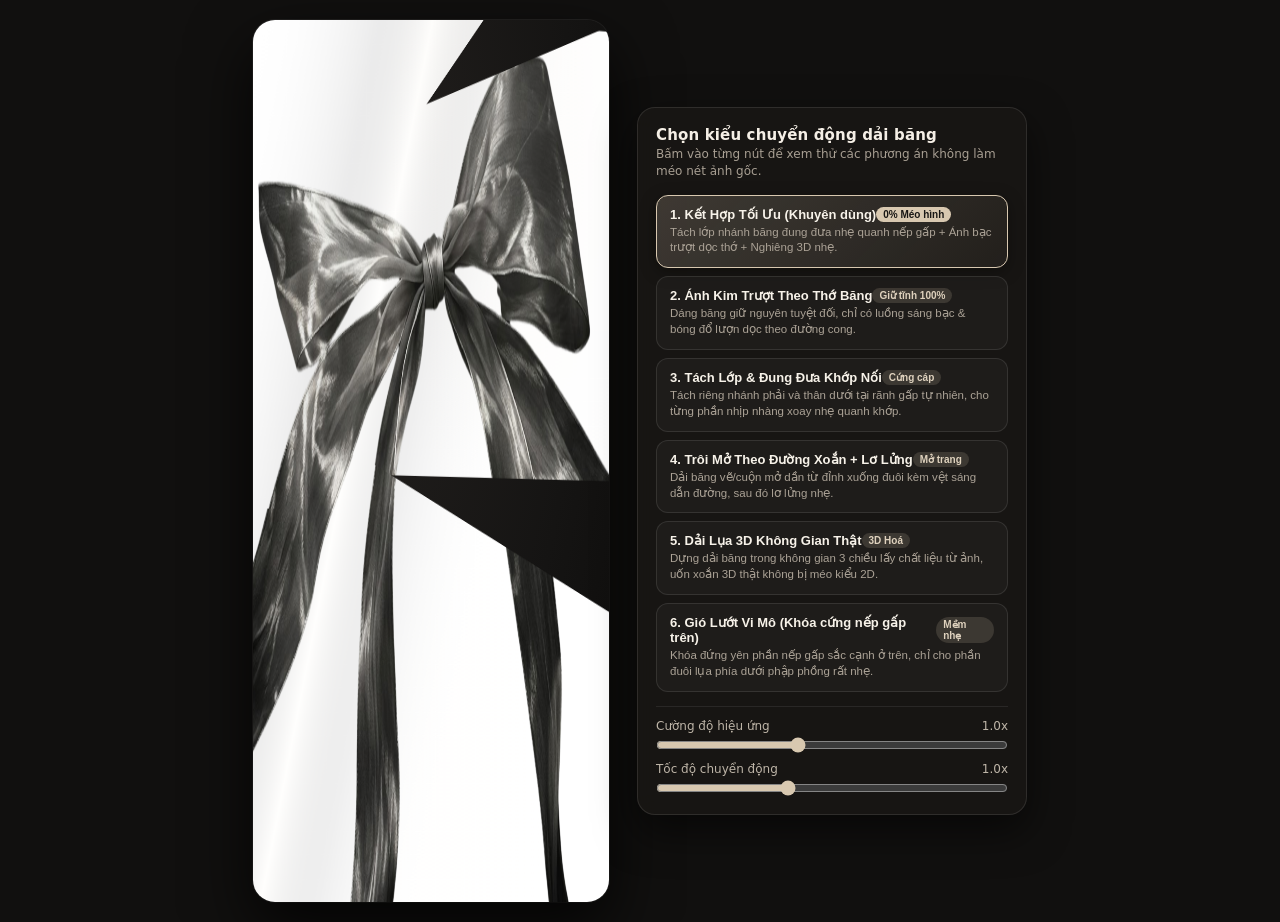
<file: ribbon.html>
<!DOCTYPE html>
<html lang="vi">
<head>
  <meta charset="UTF-8" />
  <meta name="viewport" content="width=device-width, initial-scale=1.0" />
  <title>So Sánh Các Cách Chuyển Động Dải Băng — Gra-invitation_mobile.png</title>
  <style>
    * {
      box-sizing: border-box;
      margin: 0;
      padding: 0;
    }

    body {
      min-height: 100vh;
      background: #11100f;
      color: #ece6dd;
      font-family: system-ui, -apple-system, BlinkMacSystemFont, "Segoe UI", Roboto, sans-serif;
      display: flex;
      flex-direction: row;
      align-items: center;
      justify-content: center;
      gap: 28px;
      padding: 20px;
      overflow-x: hidden;
    }

    @media (max-width: 820px) {
      body {
        flex-direction: column;
        padding: 14px;
        gap: 16px;
      }
    }

    /* Khung hiển thị chuẩn tỷ lệ ảnh gốc 344 x 852 */
    .stage-wrapper {
      position: relative;
      width: min(88vw, 356px);
      aspect-ratio: 344 / 852;
      background: radial-gradient(ellipse at 35% 25%, #23201e 0%, #151413 62%, #0d0c0b 100%);
      border-radius: 22px;
      overflow: hidden;
      box-shadow: 0 26px 65px rgba(0, 0, 0, 0.8), 0 0 0 1px rgba(255, 255, 255, 0.08);
      flex-shrink: 0;
    }

    canvas {
      display: block;
      width: 100%;
      height: 100%;
    }

    /* Bảng điều khiển chọn chế độ */
    .panel {
      width: min(92vw, 390px);
      background: rgba(24, 22, 20, 0.92);
      backdrop-filter: blur(12px);
      border: 1px solid rgba(255, 255, 255, 0.1);
      border-radius: 18px;
      padding: 18px;
      box-shadow: 0 16px 40px rgba(0, 0, 0, 0.55);
      display: flex;
      flex-direction: column;
      gap: 14px;
    }

    .panel-title {
      font-size: 15px;
      font-weight: 700;
      color: #f5efe6;
      letter-spacing: 0.01em;
    }

    .panel-sub {
      font-size: 12px;
      color: #a89f93;
      line-height: 1.45;
      margin-top: 2px;
    }

    .mode-list {
      display: flex;
      flex-direction: column;
      gap: 8px;
    }

    .mode-btn {
      appearance: none;
      border: 1px solid rgba(255, 255, 255, 0.1);
      background: rgba(255, 255, 255, 0.03);
      color: #e5dec9;
      text-align: left;
      padding: 11px 13px;
      border-radius: 12px;
      cursor: pointer;
      transition: all 0.2s ease;
      display: flex;
      flex-direction: column;
      gap: 3px;
    }

    .mode-btn:hover {
      background: rgba(255, 255, 255, 0.07);
      border-color: rgba(255, 255, 255, 0.22);
    }

    .mode-btn.active {
      background: linear-gradient(135deg, rgba(218, 204, 182, 0.2), rgba(168, 152, 128, 0.08));
      border-color: #d8c8b0;
      box-shadow: 0 4px 16px rgba(0, 0, 0, 0.35);
    }

    .mode-btn-header {
      display: flex;
      align-items: center;
      justify-content: space-between;
      font-size: 13px;
      font-weight: 600;
      color: #f7f2e9;
    }

    .badge {
      font-size: 10px;
      font-weight: 600;
      padding: 2px 7px;
      border-radius: 99px;
      background: rgba(216, 200, 176, 0.16);
      color: #dfd2be;
    }

    .mode-btn.active .badge {
      background: #d8c8b0;
      color: #181614;
    }

    .mode-btn-desc {
      font-size: 11.5px;
      color: #aba296;
      line-height: 1.38;
    }

    .sliders-box {
      border-top: 1px solid rgba(255, 255, 255, 0.08);
      padding-top: 12px;
      display: flex;
      flex-direction: column;
      gap: 9px;
    }

    .slider-row {
      display: flex;
      flex-direction: column;
      gap: 4px;
      font-size: 12px;
    }

    .slider-label {
      display: flex;
      justify-content: space-between;
      color: #beb5a8;
    }

    input[type="range"] {
      width: 100%;
      accent-color: #d8c8b0;
      cursor: pointer;
    }

    .replay-btn {
      margin-top: 2px;
      padding: 8px 12px;
      border-radius: 9px;
      border: 1px solid rgba(216, 200, 176, 0.35);
      background: rgba(216, 200, 176, 0.1);
      color: #f3ece0;
      font-size: 12px;
      font-weight: 600;
      cursor: pointer;
      display: none;
      transition: background 0.2s;
    }

    .replay-btn:hover {
      background: rgba(216, 200, 176, 0.2);
    }
  </style>
</head>
<body>

  <!-- Khung hiển thị dải băng -->
  <div class="stage-wrapper" id="stageWrapper">
    <canvas id="ribbonCanvas"></canvas>
  </div>

  <!-- Bảng nút bấm chọn hiệu ứng -->
  <div class="panel">
    <div>
      <div class="panel-title">Chọn kiểu chuyển động dải băng</div>
      <div class="panel-sub">Bấm vào từng nút để xem thử các phương án không làm méo nét ảnh gốc.</div>
    </div>

    <div class="mode-list" id="modeList">
      <button class="mode-btn active" data-mode="combo">
        <div class="mode-btn-header">
          <span>1. Kết Hợp Tối Ưu (Khuyên dùng)</span>
          <span class="badge">0% Méo hình</span>
        </div>
        <div class="mode-btn-desc">
          Tách lớp nhánh băng đung đưa nhẹ quanh nếp gấp + Ánh bạc trượt dọc thớ + Nghiêng 3D nhẹ.
        </div>
      </button>

      <button class="mode-btn" data-mode="light">
        <div class="mode-btn-header">
          <span>2. Ánh Kim Trượt Theo Thớ Băng</span>
          <span class="badge">Giữ tĩnh 100%</span>
        </div>
        <div class="mode-btn-desc">
          Dáng băng giữ nguyên tuyệt đối, chỉ có luồng sáng bạc & bóng đổ lượn dọc theo đường cong.
        </div>
      </button>

      <button class="mode-btn" data-mode="layers">
        <div class="mode-btn-header">
          <span>3. Tách Lớp & Đung Đưa Khớp Nối</span>
          <span class="badge">Cứng cáp</span>
        </div>
        <div class="mode-btn-desc">
          Tách riêng nhánh phải và thân dưới tại rãnh gấp tự nhiên, cho từng phần nhịp nhàng xoay nhẹ quanh khớp.
        </div>
      </button>

      <button class="mode-btn" data-mode="reveal">
        <div class="mode-btn-header">
          <span>4. Trôi Mở Theo Đường Xoắn + Lơ Lửng</span>
          <span class="badge">Mở trang</span>
        </div>
        <div class="mode-btn-desc">
          Dải băng vẽ/cuộn mở dần từ đỉnh xuống đuôi kèm vệt sáng dẫn đường, sau đó lơ lửng nhẹ.
        </div>
      </button>

      <button class="mode-btn" data-mode="ribbon3d">
        <div class="mode-btn-header">
          <span>5. Dải Lụa 3D Không Gian Thật</span>
          <span class="badge">3D Hoá</span>
        </div>
        <div class="mode-btn-desc">
          Dựng dải băng trong không gian 3 chiều lấy chất liệu từ ảnh, uốn xoắn 3D thật không bị méo kiểu 2D.
        </div>
      </button>

      <button class="mode-btn" data-mode="micro">
        <div class="mode-btn-header">
          <span>6. Gió Lướt Vi Mô (Khóa cứng nếp gấp trên)</span>
          <span class="badge">Mềm nhẹ</span>
        </div>
        <div class="mode-btn-desc">
          Khóa đứng yên phần nếp gấp sắc cạnh ở trên, chỉ cho phần đuôi lụa phía dưới phập phồng rất nhẹ.
        </div>
      </button>
    </div>

    <button class="replay-btn" id="replayBtn">↻ Phát lại hiệu ứng trôi mở dải băng</button>

    <div class="sliders-box">
      <div class="slider-row">
        <div class="slider-label">
          <span>Cường độ hiệu ứng</span>
          <span id="intensityVal">1.0x</span>
        </div>
        <input id="intensitySlider" type="range" min="0.2" max="2.2" step="0.05" value="1.0" />
      </div>
      <div class="slider-row">
        <div class="slider-label">
          <span>Tốc độ chuyển động</span>
          <span id="speedVal">1.0x</span>
        </div>
        <input id="speedSlider" type="range" min="0.3" max="2.2" step="0.05" value="1.0" />
      </div>
    </div>
  </div>

  <script>
    const IMAGE_SRC = 'Gra-invitation_mobile.png';
    const canvas = document.getElementById('ribbonCanvas');
    const ctx = canvas.getContext('2d');
    const replayBtn = document.getElementById('replayBtn');

    let currentMode = 'combo';
    let intensity = 1.0;
    let speed = 1.0;
    let revealProgress = 0; // Dùng cho chế độ 4 (Reveal)

    // Xử lý chọn nút chế độ
    const modeButtons = document.querySelectorAll('.mode-btn');
    modeButtons.forEach((btn) => {
      btn.addEventListener('click', () => {
        modeButtons.forEach((b) => b.classList.remove('active'));
        btn.classList.add('active');
        currentMode = btn.dataset.mode;

        if (currentMode === 'reveal') {
          revealProgress = 0;
          replayBtn.style.display = 'block';
        } else {
          replayBtn.style.display = 'none';
        }
      });
    });

    replayBtn.addEventListener('click', () => {
      revealProgress = 0;
    });

    document.getElementById('intensitySlider').addEventListener('input', (e) => {
      intensity = parseFloat(e.target.value);
      document.getElementById('intensityVal').textContent = intensity.toFixed(2) + 'x';
    });

    document.getElementById('speedSlider').addEventListener('input', (e) => {
      speed = parseFloat(e.target.value);
      document.getElementById('speedVal').textContent = speed.toFixed(2) + 'x';
    });

    function smoothstep(e0, e1, x) {
      const t = Math.max(0, Math.min(1, (x - e0) / (e1 - e0)));
      return t * t * (3 - 2 * t);
    }

    // =========================================================================
    // HÀM BỔ TRỢ: Vẽ luồng ánh kim bạc (Specular Sheen) trượt dọc thớ băng
    // Chỉ phủ lên vùng pixel không trong suốt của dải băng (source-atop)
    // =========================================================================
    function applyMetallicLightFlow(ctx, W, H, t, strength) {
      if (strength <= 0.01) return;
      ctx.save();
      ctx.globalCompositeOperation = 'source-atop';

      // 1. Luồng sáng chính trượt dọc từ trên xuống dưới theo đường chữ S
      const mainPos = ((t * 0.28) % 1.4) - 0.2; // Chạy từ -0.2 -> 1.2
      const gradMain = ctx.createLinearGradient(
        W * 0.1, H * (mainPos - 0.28),
        W * 0.75, H * (mainPos + 0.28)
      );
      const alphaMain = Math.min(0.32, 0.16 * strength);
      gradMain.addColorStop(0.0, 'rgba(255, 255, 255, 0)');
      gradMain.addColorStop(0.35, `rgba(12, 12, 14, ${alphaMain * 0.45})`);
      gradMain.addColorStop(0.52, `rgba(255, 252, 245, ${alphaMain})`);
      gradMain.addColorStop(0.7, `rgba(12, 12, 14, ${alphaMain * 0.35})`);
      gradMain.addColorStop(1.0, 'rgba(255, 255, 255, 0)');

      ctx.fillStyle = gradMain;
      ctx.fillRect(0, 0, W, H);

      // 2. Luồng sáng thứ hai trượt chéo dọc theo nhánh vươn bên phải (góc trên phải)
      const wingWave = Math.sin(t * 1.6) * 0.5 + 0.5;
      const wx0 = W * (0.18 + wingWave * 0.55);
      const wy0 = H * (0.44 - wingWave * 0.32);
      const gradWing = ctx.createRadialGradient(wx0, wy0, W * 0.02, wx0, wy0, W * 0.42);
      const alphaWing = Math.min(0.28, 0.13 * strength);
      gradWing.addColorStop(0.0, `rgba(255, 253, 248, ${alphaWing})`);
      gradWing.addColorStop(0.5, `rgba(235, 228, 215, ${alphaWing * 0.35})`);
      gradWing.addColorStop(1.0, 'rgba(255, 255, 255, 0)');

      ctx.fillStyle = gradWing;
      ctx.fillRect(0, 0, W, H * 0.58);

      // 3. Ánh thở mềm ở vòng xoắn dưới đáy
      const bottomPulse = (Math.sin(t * 1.9 + 1.2) * 0.5 + 0.5) * strength;
      const bx = W * (0.48 + Math.cos(t * 1.2) * 0.18);
      const by = H * (0.72 + Math.sin(t * 1.2) * 0.1);
      const gradBottom = ctx.createRadialGradient(bx, by, W * 0.02, bx, by, W * 0.38);
      gradBottom.addColorStop(0.0, `rgba(255, 250, 242, ${Math.min(0.24, 0.11 * bottomPulse)})`);
      gradBottom.addColorStop(1.0, 'rgba(255, 255, 255, 0)');

      ctx.fillStyle = gradBottom;
      ctx.fillRect(0, H * 0.45, W, H * 0.55);

      ctx.restore();
    }

    // =========================================================================
    // ĐỊNH NGHĨA ĐƯỜNG RÃNH GẤP TỰ NHIÊN (Dùng cho Cách 1 & Cách 3: Tách Lớp)
    // Đường rãnh nơi bản băng lớn bên trái đè lên nhánh băng vươn sang phải
    // =========================================================================
    function traceRightWingClip(ctx, W, H) {
      ctx.beginPath();
      // Bắt đầu từ khe hở phía trên nếp gấp, đi dọc theo rãnh gấp xuống eo giữa
      ctx.moveTo(W * 0.41, H * 0.11);
      ctx.lineTo(W * 1.05, H * 0.0);
      ctx.lineTo(W * 1.05, H * 0.52);
      ctx.lineTo(W * 0.16, H * 0.51);
      ctx.lineTo(W * 0.25, H * 0.37);
      ctx.lineTo(W * 0.33, H * 0.25);
      ctx.closePath();
    }

    function traceUpperLeftBodyClip(ctx, W, H) {
      ctx.beginPath();
      // Phần thân chính bên trái phía trên (nằm đè lên gốc của nhánh phải)
      ctx.moveTo(0, 0);
      ctx.lineTo(W * 0.65, 0);
      ctx.lineTo(W * 0.44, H * 0.125);
      ctx.lineTo(W * 0.345, H * 0.255);
      ctx.lineTo(W * 0.265, H * 0.375);
      ctx.lineTo(W * 0.185, H * 0.49);
      ctx.lineTo(W * 0.26, H * 0.55);
      ctx.lineTo(0, H * 0.55);
      ctx.closePath();
    }

    function traceLowerTailClip(ctx, W, H) {
      ctx.beginPath();
      // Phần thân uốn lượn phía dưới từ eo (y ~ 0.49) xuống góc dưới phải
      ctx.moveTo(0, H * 0.49);
      ctx.lineTo(W * 0.30, H * 0.49);
      ctx.lineTo(W * 1.05, H * 0.68);
      ctx.lineTo(W * 1.05, H * 1.05);
      ctx.lineTo(0, H * 1.05);
      ctx.closePath();
    }

    // =========================================================================
    // CHẾ ĐỘ 2: ÁNH KIM TRƯỢT THEO THỚ BĂNG (Giữ nguyên dáng ảnh 100%)
    // =========================================================================
    function renderModeLight(img, W, H, t) {
      ctx.clearRect(0, 0, W, H);
      ctx.drawImage(img, 0, 0, W, H);
      applyMetallicLightFlow(ctx, W, H, t, intensity * 1.25);
    }

    // =========================================================================
    // CHẾ ĐỘ 3 & 1: TÁCH LỚP KHỚP NỐI + ĐUNG ĐƯA (Không bóp méo hình)
    // =========================================================================
    function renderModeLayers(img, W, H, t, withComboExtras) {
      ctx.clearRect(0, 0, W, H);

      ctx.save();
      // Nếu là chế độ Combo (Cách 1), thêm nhịp thở không gian 3D siêu nhẹ cho tổng thể
      if (withComboExtras) {
        const floatY = Math.sin(t * 1.1) * H * 0.0035 * intensity;
        const breatheScale = 1.008 + Math.sin(t * 0.9) * 0.004 * intensity;
        ctx.translate(W * 0.5, H * 0.5 + floatY);
        ctx.scale(breatheScale, breatheScale);
        ctx.translate(-W * 0.5, -H * 0.5);
      }

      // --- LỚP 1 (Nằm dưới): Nhánh băng vươn sang góc trên phải ---
      // Xoay nhẹ quanh khớp nối (x = 0.22, y = 0.43) nơi nó chui vào dưới bản băng trái
      ctx.save();
      traceRightWingClip(ctx, W, H);
      ctx.clip();

      const wingPivotX = W * 0.21;
      const wingPivotY = H * 0.44;
      const wingAngle = Math.sin(t * 1.45) * 0.024 * intensity; // ~1.4 độ
      const wingScale = 1.022 + Math.cos(t * 1.45) * 0.008 * intensity;

      ctx.translate(wingPivotX, wingPivotY);
      ctx.rotate(wingAngle);
      ctx.scale(wingScale, wingScale);
      ctx.translate(-wingPivotX, -wingPivotY);
      ctx.drawImage(img, 0, 0, W, H);
      ctx.restore();

      // --- LỚP 2 (Nằm giữa): Thân băng uốn lượn phía dưới (từ eo xuống đáy) ---
      // Đung đưa nhẹ quanh khớp eo hẹp (x = 0.12, y = 0.51)
      ctx.save();
      traceLowerTailClip(ctx, W, H);
      ctx.clip();

      const tailPivotX = W * 0.11;
      const tailPivotY = H * 0.50;
      const tailAngle = Math.sin(t * 1.25 - 1.1) * 0.019 * intensity;
      const tailScaleX = 1.01 + Math.sin(t * 1.25) * 0.012 * intensity;

      ctx.translate(tailPivotX, tailPivotY);
      ctx.rotate(tailAngle);
      ctx.scale(tailScaleX, 1.008);
      ctx.translate(-tailPivotX, -tailPivotY);
      ctx.drawImage(img, 0, 0, W, H);
      ctx.restore();

      // --- LỚP 3 (Nằm trên cùng): Bản băng lớn bên trái phía trên ---
      // Đổ bóng nhẹ xuống nhánh phải tại rãnh gấp để tạo chiều sâu tách lớp
      ctx.save();
      traceUpperLeftBodyClip(ctx, W, H);
      ctx.clip();

      const upperPivotX = W * 0.0;
      const upperPivotY = H * 0.22;
      const upperAngle = Math.cos(t * 1.15) * 0.006 * intensity;

      ctx.translate(upperPivotX, upperPivotY);
      ctx.rotate(upperAngle);
      ctx.scale(1.008, 1.008);
      ctx.translate(-upperPivotX, -upperPivotY);
      ctx.drawImage(img, 0, 0, W, H);
      ctx.restore();

      ctx.restore();

      // Phủ hiệu ứng ánh kim trượt dọc theo chuyển động nghiêng của các lớp
      const lightStrength = withComboExtras ? intensity * 1.1 : intensity * 0.55;
      applyMetallicLightFlow(ctx, W, H, t, lightStrength);
    }

    // =========================================================================
    // CHẾ ĐỘ 4: TRÔI MỞ THEO ĐƯỜNG XOẮN (Path Reveal + Floating)
    // =========================================================================
    function renderModeReveal(img, W, H, t, dt) {
      ctx.clearRect(0, 0, W, H);

      // Tăng tiến độ mở (0 -> 1.35 trong ~2.4 giây)
      if (revealProgress < 1.4) {
        revealProgress += dt * 0.58 * speed;
      }

      const p = Math.min(1.4, revealProgress);

      ctx.save();
      // Khi đã mở xong, cho dải băng lơ lửng rất nhẹ
      const floatX = Math.sin(t * 1.1) * W * 0.006 * intensity;
      const floatY = Math.cos(t * 1.3) * H * 0.004 * intensity;
      ctx.translate(floatX, floatY);

      // Vẽ dải băng với mặt nạ mở dần dọc theo trục Y và vươn sang nhánh phải
      ctx.save();
      ctx.beginPath();
      const revealY = H * Math.min(1.05, p * 0.95);
      ctx.rect(0, 0, W, revealY);
      ctx.clip();
      ctx.drawImage(img, 0, 0, W, H);
      ctx.restore();

      // Làm mềm mép đang mở bằng dải sáng bạc dẫn đường
      if (p < 1.15) {
        ctx.save();
        ctx.globalCompositeOperation = 'source-atop';
        const edgeY = H * (p * 0.92);
        const glowGrad = ctx.createLinearGradient(0, edgeY - H * 0.12, 0, edgeY + H * 0.02);
        glowGrad.addColorStop(0.0, 'rgba(255, 255, 255, 0)');
        glowGrad.addColorStop(0.75, 'rgba(255, 250, 240, 0.55)');
        glowGrad.addColorStop(1.0, 'rgba(17, 16, 15, 0.95)');
        ctx.fillStyle = glowGrad;
        ctx.fillRect(0, edgeY - H * 0.12, W, H * 0.15);
        ctx.restore();
      }

      ctx.restore();
      applyMetallicLightFlow(ctx, W, H, t, intensity);
    }

    // =========================================================================
    // CHẾ ĐỘ 5: DẢI LỤA 3D KHÔNG GIAN THẬT (True 3D Parametric Ribbon)
    // Dựng dải lụa 3D thật với вектор pháp tuyến (Normal) & ánh sáng chuẩn vật lý
    // =========================================================================
    function renderMode3DRibbon(img, W, H, t) {
      ctx.clearRect(0, 0, W, H);

      // Hàm vẽ 1 dải ruy-băng 3D từ hàm đường cong tâm (spine) và góc xoắn (twist)
      function draw3DStrip(steps, getSlice) {
        let prev = null;
        for (let i = 0; i <= steps; i++) {
          const s = i / steps;
          const cur = getSlice(s);
          if (prev) {
            // Tính hướng pháp tuyến mặt 3D để tính độ bắt sáng kim loại
            const dx = cur.cx - prev.cx;
            const dy = cur.cy - prev.cy;
            const nx = Math.sin(cur.twist);
            const ny = Math.cos(cur.twist) * 0.5;
            const nz = Math.cos(cur.twist);

            // Nguồn sáng chiếu từ góc trên trái
            const lightDot = nx * 0.55 + ny * 0.25 + nz * 0.78;
            const spec = Math.pow(Math.max(0, lightDot), 6) * 0.55;
            const baseLuma = 38 + Math.max(0, lightDot) * 145 + spec * 255;
            const r = Math.min(252, Math.round(baseLuma * 1.02));
            const g = Math.min(248, Math.round(baseLuma * 0.99));
            const b = Math.min(242, Math.round(baseLuma * 0.95));

            ctx.beginPath();
            ctx.moveTo(prev.lx, prev.ly);
            ctx.lineTo(prev.rx, prev.ry);
            ctx.lineTo(cur.rx, cur.ry);
            ctx.lineTo(cur.lx, cur.ly);
            ctx.closePath();

            const segGrad = ctx.createLinearGradient(cur.lx, cur.ly, cur.rx, cur.ry);
            segGrad.addColorStop(0.0, `rgb(${Math.max(18, r - 45)}, ${Math.max(18, g - 45)}, ${Math.max(18, b - 42)})`);
            segGrad.addColorStop(0.5, `rgb(${r}, ${g}, ${b})`);
            segGrad.addColorStop(1.0, `rgb(${Math.max(15, r - 60)}, ${Math.max(15, g - 60)}, ${Math.max(15, b - 56)})`);

            ctx.fillStyle = segGrad;
            ctx.fill();
            ctx.strokeStyle = segGrad;
            ctx.lineWidth = 1.2;
            ctx.stroke();
          }
          prev = cur;
        }
      }

      // Nhánh 1 (Nằm dưới): Cánh vươn chéo lên góc phải trên
      draw3DStrip(65, (s) => {
        const wave = Math.sin(s * 5.0 - t * 1.8) * 12 * intensity * s;
        const cx = W * (0.16 + s * 0.86) + wave * 0.4;
        const cy = H * (0.48 - s * 0.37 + Math.sin(s * Math.PI) * -0.05) + wave * 0.7;
        const halfW = W * (0.04 + Math.sin(s * Math.PI) * 0.11 + s * 0.05);
        const twist = -0.55 + s * 1.15 + Math.sin(s * 4.2 - t * 1.6) * 0.28 * intensity;

        const perpX = -0.38;
        const perpY = -0.92;
        const projW = halfW * Math.cos(twist);

        return {
          cx, cy, twist,
          lx: cx - perpX * projW,
          ly: cy - perpY * projW,
          rx: cx + perpX * projW,
          ry: cy + perpY * projW
        };
      });

      // Nhánh 2 (Thân chính): Uốn chữ S từ góc trên trái xuống vòng xoắn góc dưới phải
      draw3DStrip(95, (s) => {
        const wave = Math.sin(s * 6.5 - t * 1.55) * 14 * intensity * Math.sin(s * Math.PI);
        const cx = W * (
          0.12
          + Math.sin(s * Math.PI * 1.85 + 0.3) * 0.16
          + Math.pow(s, 1.55) * 0.76
        ) + wave;
        const cy = H * (s * 0.98);

        const widthProfile = s < 0.45
          ? 0.24 - s * 0.36
          : 0.08 + Math.sin((s - 0.45) * Math.PI * 1.35) * 0.14;
        const halfW = W * Math.max(0.045, widthProfile);

        const twist = -0.35 + s * 3.6 + Math.cos(s * 5.2 - t * 1.55) * 0.32 * intensity;
        const projW = halfW * Math.cos(twist);

        return {
          cx, cy, twist,
          lx: cx - projW,
          ly: cy + projW * 0.18,
          rx: cx + projW,
          ry: cy - projW * 0.18
        };
      });
    }

    // =========================================================================
    // CHẾ ĐỘ 6: GIÓ LƯỚT VI MÔ (Khóa cứng phần nếp gấp sắc cạnh ở trên)
    // Chỉ cho phần đuôi lụa phía dưới (v > 0.48) và mút cánh phải lượn siêu nhẹ
    // =========================================================================
    function renderModeMicroBreeze(img, W, H, t) {
      ctx.clearRect(0, 0, W, H);

      const STRIPS = 90;
      const sh = img.naturalHeight;
      const sw = img.naturalWidth;

      for (let i = 0; i < STRIPS; i++) {
        const v0 = i / STRIPS;
        const v1 = (i + 1) / STRIPS;
        const vMid = (v0 + v1) * 0.5;

        // Khóa cứng hoàn toàn nửa trên (v < 0.46) để nếp gấp sắc cạnh không bị cong
        // Chỉ mở dần biên độ cho phần thân dưới (v từ 0.48 -> 0.90) và ghim lại ở đáy (v > 0.92)
        const lowerMask = smoothstep(0.46, 0.64, vMid) * smoothstep(1.0, 0.90, vMid);
        const shiftX = Math.sin(vMid * 7.5 - t * 1.6) * W * 0.014 * lowerMask * intensity;
        const scaleX = 1.0 + Math.cos(vMid * 7.5 - t * 1.6) * 0.018 * lowerMask * intensity;

        const sy = v0 * sh;
        const sHeight = (v1 - v0) * sh + 0.6;
        const dy = v0 * H;
        const dHeight = (v1 - v0) * H + 0.8;

        ctx.drawImage(
          img,
          0, sy, sw, sHeight,
          shiftX + (W * (1 - scaleX)) * 0.35, dy, W * scaleX, dHeight
        );
      }

      applyMetallicLightFlow(ctx, W, H, t, intensity * 0.9);
    }

    // =========================================================================
    // VÒNG LẶP CHÍNH
    // =========================================================================
    const img = new Image();
    img.onload = () => {
      const dpr = Math.min(window.devicePixelRatio || 1, 2);
      canvas.width = img.naturalWidth * dpr;
      canvas.height = img.naturalHeight * dpr;

      let accTime = 0;
      let lastNow = performance.now();

      function animate(now) {
        const dt = Math.min(0.05, (now - lastNow) / 1000);
        lastNow = now;
        accTime += dt * speed;

        const W = canvas.width;
        const H = canvas.height;

        switch (currentMode) {
          case 'combo':
            renderModeLayers(img, W, H, accTime, true);
            break;
          case 'light':
            renderModeLight(img, W, H, accTime);
            break;
          case 'layers':
            renderModeLayers(img, W, H, accTime, false);
            break;
          case 'reveal':
            renderModeReveal(img, W, H, accTime, dt);
            break;
          case 'ribbon3d':
            renderMode3DRibbon(img, W, H, accTime);
            break;
          case 'micro':
            renderModeMicroBreeze(img, W, H, accTime);
            break;
        }

        requestAnimationFrame(animate);
      }

      requestAnimationFrame(animate);
    };

    img.src = IMAGE_SRC;
  </script>
</body>
</html>
</file>
<file: style.css>
/* ==========================================================================
   THE QUIET STRENGTH — GRADUATION CEREMONY INVITATION
   Authentic Canva Typography & Smooth Cinematic Blur-to-Clear Animations
   ========================================================================== */

/* --------------------------------------------------------------------------
   1. FONT DEFINITIONS (Matching Canva Design Image)
   - The Seasons: Luxury editorial serif
   - Playfair Display: High-contrast headline serif
   - Cardo: Classic clean body serif
   - Beautifully Delicious Script / Alex Brush: Signature calligraphy script
   -------------------------------------------------------------------------- */
@font-face {
  font-family: 'The Seasons';
  src: url('fonts/the_seasons.woff2') format('woff2');
  font-weight: 400;
  font-style: normal;
  font-display: swap;
}

@font-face {
  font-family: 'Beautifully Delicious Script Regular';
  src: url('fonts/BDScript-Regular.otf') format('opentype');
  font-weight: 400;
  font-style: normal;
  font-display: swap;
}

@font-face {
  font-family: 'Beautifully Delicious Script';
  src: url('fonts/BDScript-Regular.otf') format('opentype');
  font-weight: 400;
  font-style: normal;
  font-display: swap;
}

:root {
  --bg-dark: #1d1a18;
  --text-platinum: #f4f4f6;
  --text-silver-muted: #b4b6bc;
  --border-silver: rgba(255, 255, 255, 0.14);
  
  --font-the-seasons: 'The Seasons', 'Playfair Display', 'Cormorant Garamond', Georgia, serif;
  --font-playfair: 'Playfair Display', 'The Seasons', Georgia, serif;
  --font-cardo: 'Cardo', Georgia, serif;
  --font-script: 'Beautifully Delicious Script Regular', 'Beautifully Delicious Script', 'Alex Brush', 'Pinyon Script', cursive;
  --font-sans: 'Montserrat', -apple-system, BlinkMacSystemFont, sans-serif;

  --mobile-max-w: 430px;
  --ease-cinematic: cubic-bezier(0.16, 1, 0.3, 1);
  --ease-soft: cubic-bezier(0.25, 1, 0.5, 1);
}

/* --------------------------------------------------------------------------
   2. BASE & RESETS
   -------------------------------------------------------------------------- */
*, *::before, *::after {
  box-sizing: border-box;
  margin: 0;
  padding: 0;
  -webkit-tap-highlight-color: transparent;
  user-select: none;
  -webkit-user-select: none;
}

html, body {
  width: 100%;
  height: 100%;
  height: -webkit-fill-available;
  overflow: hidden;
  background-color: #050506;
  font-family: var(--font-cardo);
  color: var(--text-platinum);
  -webkit-font-smoothing: antialiased;
  -moz-osx-font-smoothing: grayscale;
}

/* Ambient Backdrop (Desktop Screen Presentation) */
.ambient-backdrop {
  position: fixed;
  inset: 0;
  overflow: hidden;
  pointer-events: none;
  z-index: 0;
  background: radial-gradient(circle at 50% 30%, #17181c 0%, #050506 80%);
}

.ambient-glow {
  position: absolute;
  border-radius: 50%;
  filter: blur(80px);
  opacity: 0.22;
}

.glow-1 {
  width: 450px;
  height: 450px;
  background: radial-gradient(circle, #383942 0%, transparent 70%);
  top: 15%;
  left: calc(50% - 225px);
  animation: glowFloat 12s infinite alternate ease-in-out;
}

.glow-2 {
  width: 380px;
  height: 380px;
  background: radial-gradient(circle, #252830 0%, transparent 70%);
  bottom: 10%;
  left: calc(50% - 190px);
  animation: glowFloat 15s infinite alternate-reverse ease-in-out;
}

@keyframes glowFloat {
  0% { transform: translate(0, 0) scale(1); }
  50% { transform: translate(20px, -20px) scale(1.08); }
  100% { transform: translate(-15px, 15px) scale(0.95); }
}

/* Mobile Frame Wrapper */
/* Mobile Frame Wrapper & Story Scaling Canvas (393px x 852px base artboard, responsive scale on all phones) */
.mobile-frame-wrapper {
  position: fixed;
  inset: 0;
  width: 100vw;
  height: 100dvh;
  z-index: 1;
  display: flex;
  align-items: center;
  justify-content: center;
  overflow: hidden;
  background-color: #1d1a18;
}

.story-container {
  position: absolute;
  top: 50%;
  left: 50%;
  width: 393px;
  height: 852px;
  transform: translate(-50%, -50%) scale(var(--story-scale, 1));
  transform-origin: center center;
  overflow: hidden;
  background-color: #1d1a18;
  cursor: pointer;
  user-select: none;
  -webkit-user-select: none;
  box-shadow: 0 0 60px rgba(0, 0, 0, 0.85);
  will-change: transform;
}

@media (min-width: 600px) {
  body {
    background-color: #0b0a09;
  }
  .mobile-frame-wrapper {
    background-color: transparent;
  }
  .story-container {
    border-radius: 40px;
    box-shadow: 
      0 25px 70px -15px rgba(0, 0, 0, 0.95),
      0 0 0 1px rgba(255, 255, 255, 0.12),
      0 0 60px rgba(0, 0, 0, 0.85);
  }
}

/* --------------------------------------------------------------------------
   NAVIGATION GUIDANCE BUTTONS (Previous / Next chevrons centered vertically on sides)
   Ẩn mặc định, chỉ hiện chớp nhoáng lúc đầu hoặc khi user chạm/rê chuột vào
   -------------------------------------------------------------------------- */
.story-nav-bar {
  position: absolute;
  top: 50%;
  left: 2px;
  right: 2px;
  transform: translateY(-50%);
  display: flex;
  justify-content: space-between;
  align-items: center;
  z-index: 70;
  pointer-events: none;
}

.btn-story-nav {
  width: 44px;
  height: 80px;
  background: transparent;
  border: none;
  box-shadow: none;
  border-radius: 0;
  backdrop-filter: none;
  -webkit-backdrop-filter: none;
  color: rgba(255, 255, 255, 0.38);
  display: flex;
  align-items: center;
  justify-content: center;
  cursor: pointer;
  pointer-events: auto;
  padding: 0;
  filter: drop-shadow(0 1px 2px rgba(0, 0, 0, 0.5));
  opacity: 0;
  transform: scale(0.92);
  transition: opacity 0.4s ease, transform 0.25s ease, color 0.2s ease;
  user-select: none;
  -webkit-tap-highlight-color: transparent;
}

.btn-story-nav.nav-visible,
.btn-story-nav:hover,
.btn-story-nav:focus-visible {
  opacity: 0.32;
  transform: scale(1);
}

.btn-story-nav:hover {
  opacity: 0.7;
  color: rgba(255, 255, 255, 0.82);
  transform: scale(1.1);
}

.btn-story-nav:active {
  transform: scale(0.9);
}

.btn-story-nav svg {
  width: 24px;
  height: 36px;
  stroke: currentColor;
  stroke-width: 2.5;
}

.btn-story-nav.hidden-nav {
  display: none !important;
}

/* --------------------------------------------------------------------------
   3. SLIDES DECK (AUTHENTIC CANVA CROSS-DISSOLVE)
   -------------------------------------------------------------------------- */
.slides-wrapper {
  position: absolute;
  inset: 0;
  width: 100%;
  height: 100%;
  overflow: hidden;
  background-color: #1d1a18;
}

.slide-item {
  position: absolute;
  inset: 0;
  width: 100%;
  height: 100%;
  background-size: cover;
  background-position: center;
  background-repeat: no-repeat;
  opacity: 0;
  visibility: hidden;
  pointer-events: none;
  transform: scale(1.02);
  transition: opacity 0.8s var(--ease-cinematic), transform 0.9s var(--ease-cinematic), visibility 0.8s;
  will-change: opacity, transform;
}

.slide-item.active {
  opacity: 1;
  visibility: visible;
  pointer-events: auto;
  transform: scale(1);
}

/* --------------------------------------------------------------------------
   SLIDE 0 (TRANG 1): INTRO RIBBON BOW (Nơ.png on #1d1a18, no effects or text)
   -------------------------------------------------------------------------- */
.slide-intro {
  background-color: #1d1a18;
  cursor: pointer;
  overflow: hidden;
}

/* Màn hình vẽ nét nón tốt nghiệp 1 nét duy nhất (Preloader & Loading ~10s) */
.intro-drawing-wrapper {
  position: absolute;
  top: 50%;
  left: 50%;
  transform: translate(-50%, -50%);
  width: 320px;
  height: 320px;
  display: flex;
  justify-content: center;
  align-items: center;
  z-index: 5;
  pointer-events: none;
  opacity: 1;
  transition: opacity 0.8s cubic-bezier(0.22, 1, 0.36, 1), transform 0.8s cubic-bezier(0.22, 1, 0.36, 1);
}

.intro-drawing-wrapper.completed {
  opacity: 0;
  transform: translate(-50%, -50%) scale(1.08);
}

.intro-drawing-svg {
  width: 100%;
  height: 100%;
  overflow: visible;
}

.intro-draw-path {
  fill: none;
  stroke: #e2d7c5;
  stroke-width: 2.6;
  stroke-linecap: round;
  stroke-linejoin: round;
  filter: drop-shadow(0 0 8px rgba(226, 215, 197, 0.5));
}

.intro-bow-wrapper {
  opacity: 0;
  transform: scale(0.92);
  transition: opacity 1s cubic-bezier(0.22, 1, 0.36, 1), transform 1s cubic-bezier(0.22, 1, 0.36, 1);
  position: absolute;
  inset: 0;
  width: 100%;
  height: 100%;
  pointer-events: none;
  z-index: 1;
}

.intro-bow-wrapper.revealed {
  opacity: 1;
  transform: scale(1);
}

.intro-bow-img {
  position: absolute;
  top: 34.04%;
  left: -13.23%;
  width: 126.21%;
  height: auto;
  display: block;
  pointer-events: none;
  opacity: 1;
  filter: none;
  transform: none;
}

/* Dòng chữ gợi ý chạm màn hình sau 3s (nằm dưới nơ, không đè lên nơ) */
.intro-tap-hint {
  position: absolute;
  bottom: 48px;
  top: auto;
  left: 50%;
  transform: translateX(-50%);
  font-family: var(--font-playfair);
  font-style: italic;
  font-size: 11.5pt;
  letter-spacing: 0.08em;
  color: rgba(255, 255, 255, 0.65);
  white-space: nowrap;
  pointer-events: none;
  z-index: 10;
  opacity: 0;
  filter: blur(8px);
  transition: opacity 1.2s ease-out, filter 1.2s ease-out;
}

.intro-tap-hint.revealed {
  opacity: 0.72;
  filter: blur(0px);
  animation: introHintBreathe 3s 1.2s infinite ease-in-out;
}

@keyframes introHintBreathe {
  0%, 100% { opacity: 0.72; transform: translateX(-50%) scale(1); }
  50% { opacity: 0.38; transform: translateX(-50%) scale(0.98); }
}

/* --------------------------------------------------------------------------
   SLIDE 1 (TRANG 2): COVER WITH RIBBON1.PNG, SAO.PNG & CARDO TYPOGRAPHY
   -------------------------------------------------------------------------- */
.slide-cover {
  background-color: #1d1a18;
  overflow: hidden;
}

/* Background Ribbon Layer: ribbon1.png (opacity 41%, tilted -80deg in Canva, zoom animation) */
.cover-ribbon-layer {
  position: absolute;
  inset: 0;
  width: 100%;
  height: 100%;
  pointer-events: none;
  z-index: 1;
  overflow: hidden;
}

.cover-ribbon-img {
  position: absolute;
  top: -24.8%;
  left: -19.3%;
  width: 112%;
  height: auto;
  display: block;
  opacity: 0.41; /* Độ trong suốt 41% */
  /* ribbon1.png đã xoay dọc sẵn (-90deg), nên góc nghiêng -80deg trên Canva tương ứng xoay bù +10deg..+13.15deg */
  transform-origin: 50% 50%;
  transform: rotate(13.15deg) scale(1.16);
  will-change: transform, opacity;
}

.slide-cover.active .cover-ribbon-img {
  animation:
    coverRibbonZoomIn 1.9s var(--ease-cinematic) forwards,
    coverRibbonZoomBreathe 6.5s 1.9s infinite alternate ease-in-out;
}

@keyframes coverRibbonZoomIn {
  0% {
    opacity: 0;
    transform: rotate(13.15deg) scale(1.16);
  }
  100% {
    opacity: 0.41;
    transform: rotate(13.15deg) scale(1);
  }
}

@keyframes coverRibbonZoomBreathe {
  0% {
    opacity: 0.41;
    transform: rotate(13.15deg) scale(1);
  }
  100% {
    opacity: 0.41;
    transform: rotate(13.15deg) scale(1.06);
  }
}

.cover-content-container {
  position: absolute;
  inset: 0;
  width: 100%;
  height: 100%;
  z-index: 5;
  pointer-events: none;
}

/* Star Sparkle (sao.png): độ trong suốt 81% */
.cover-star-sparkle {
  position: absolute;
  top: -14px;
  left: -16px;
  width: 68px;
  height: 68.7px;
  opacity: 0;
  transform: scale(0.7);
  transition: opacity 0.65s ease-out, transform 0.65s cubic-bezier(0.34, 1.56, 0.64, 1);
  z-index: 1; /* Nằm dưới lớp chữ THE & QUIET */
  pointer-events: none;
}

/* Hiệu ứng ngôi sao lấp lánh nhẹ nhàng, chuyển đậm nhạt từ từ, êm dịu */
@keyframes starSlowTwinkle {
  0%, 100% {
    opacity: 0.98;
    filter: drop-shadow(0 0 6px rgba(255, 255, 255, 0.6)) brightness(1.05);
  }
  50% {
    opacity: 0.38;
    filter: drop-shadow(0 0 1px rgba(255, 255, 255, 0.15)) brightness(0.82);
  }
}

.cover-star-img {
  width: 100%;
  height: 100%;
  object-fit: contain;
  display: block;
  animation: starSlowTwinkle 5.5s infinite ease-in-out;
}

.invite-star-img {
  animation: starSlowTwinkle 5.5s 0.8s infinite ease-in-out;
}

.ceremony-star-img {
  animation: starSlowTwinkle 5.5s infinite ease-in-out;
}

.rsvp-star-img {
  animation: starSlowTwinkle 5.5s infinite ease-in-out;
}

.thankyou-star-img {
  animation: starSlowTwinkle 5.5s 1.2s infinite ease-in-out;
}

/* Hiệu ứng 4 ngôi sao ở A journey nhấp nháy cùng lúc, tốc độ chậm rãi êm dịu */
@keyframes starTimelineTwinkle {
  0%, 100% {
    opacity: 0.98;
    filter: drop-shadow(0 0 6px rgba(255, 255, 255, 0.65)) brightness(1.1);
  }
  50% {
    opacity: 0.32;
    filter: drop-shadow(0 0 1px rgba(255, 255, 255, 0.12)) brightness(0.8);
  }
}

.milestone-star-img {
  animation: starTimelineTwinkle 7.5s infinite ease-in-out;
}

.slide-cover.active .cover-star-sparkle {
  opacity: 0.81; /* Độ trong suốt 81% */
  transform: scale(1);
}

.cover-title-group {
  position: absolute;
  top: 41.8%;
  left: 18.1%;
  display: flex;
  flex-direction: column;
  align-items: flex-start;
  z-index: 5;
}

/* Chữ THE: Cardo Regular 16.6 */
.cover-lead-the {
  font-family: var(--font-cardo);
  font-size: 16.6pt;
  font-weight: 400;
  font-style: normal;
  line-height: 1.05;
  letter-spacing: 0.05em;
  color: rgba(255, 255, 255, 0.76);
  margin-left: 24px;
  margin-bottom: -2px;
  position: relative;
  z-index: 5;
}

/* Heading: QUIET (Cardo Regular 30) & STRENGTH (Cardo Bold 30) */
.cover-heading {
  margin: 0;
  font-family: var(--font-cardo);
  font-size: 30pt;
  font-weight: 400;
  line-height: 1.04;
  letter-spacing: 0.02em;
  color: rgba(255, 255, 255, 0.78);
  text-transform: uppercase;
  text-shadow: 0 2px 14px rgba(0, 0, 0, 0.65);
  position: relative;
  z-index: 5;
}

.title-line {
  display: block;
}

/* Chữ QUIET: Cardo Regular 30 */
.title-line.title-quiet {
  font-family: var(--font-cardo);
  font-size: 30pt;
  font-weight: 400;
  font-style: normal;
  margin-left: 0;
}

/* Chữ STRENGTH: Cardo Regular 30 (cùng font Cardo Regular 400 với QUIET) */
.title-line.title-strength {
  font-family: var(--font-cardo);
  font-size: 30pt;
  font-weight: 400;
  font-style: normal;
  margin-left: 32px;
}

/* Hiệu ứng Rõ nét từ giữa lan ra hai bên (Center-outward blur-to-clear) */
.clarity-char {
  display: inline-block;
  opacity: 0;
  filter: blur(14px);
  transform: scale(0.95);
  transition: opacity 0.9s var(--ease-cinematic), filter 1.05s ease-out, transform 0.9s var(--ease-cinematic);
  will-change: opacity, filter, transform;
}

/* Các ký tự ở tâm xuất hiện rõ nét trước */
.clarity-char.char-lead {
  filter: blur(8px);
  transition: opacity 0.62s var(--ease-cinematic), filter 0.72s ease-out, transform 0.62s var(--ease-cinematic);
}

.slide-cover.active:not(.exiting-title) .clarity-char {
  opacity: 1;
  filter: blur(0px);
  transform: scale(1);
}

/* Staggered transition delays KHI XUẤT HIỆN: Từ chữ ở giữa lan sang trái - phải */
/* THE: H (giữa) -> T (trái) & E (phải) */
.slide-cover.active:not(.exiting-title) .cover-lead-the .clarity-char:nth-child(2) { transition-delay: 0.08s; } /* H - giữa */
.slide-cover.active:not(.exiting-title) .cover-lead-the .clarity-char:nth-child(1) { transition-delay: 0.42s; } /* T - trái */
.slide-cover.active:not(.exiting-title) .cover-lead-the .clarity-char:nth-child(3) { transition-delay: 0.54s; } /* E - phải */

/* QUIET: I (giữa) -> U (trái) & E (phải) -> Q (ngoài trái) & T (ngoài phải) */
.slide-cover.active:not(.exiting-title) .title-quiet .clarity-char:nth-child(3) { transition-delay: 0.08s; } /* I - giữa */
.slide-cover.active:not(.exiting-title) .title-quiet .clarity-char:nth-child(2) { transition-delay: 0.38s; } /* U - trái */
.slide-cover.active:not(.exiting-title) .title-quiet .clarity-char:nth-child(4) { transition-delay: 0.50s; } /* E - phải */
.slide-cover.active:not(.exiting-title) .title-quiet .clarity-char:nth-child(1) { transition-delay: 0.78s; } /* Q - ngoài trái */
.slide-cover.active:not(.exiting-title) .title-quiet .clarity-char:nth-child(5) { transition-delay: 0.90s; } /* T - ngoài phải */

/* STRENGTH: E & N (giữa) -> R & G -> T & T -> S & H (ngoài cùng) */
.slide-cover.active:not(.exiting-title) .title-strength .clarity-char:nth-child(4) { transition-delay: 0.08s; } /* E - giữa */
.slide-cover.active:not(.exiting-title) .title-strength .clarity-char:nth-child(5) { transition-delay: 0.18s; } /* N - giữa */
.slide-cover.active:not(.exiting-title) .title-strength .clarity-char:nth-child(3) { transition-delay: 0.42s; } /* R - trái */
.slide-cover.active:not(.exiting-title) .title-strength .clarity-char:nth-child(6) { transition-delay: 0.52s; } /* G - phải */
.slide-cover.active:not(.exiting-title) .title-strength .clarity-char:nth-child(2) { transition-delay: 0.76s; } /* T - trái */
.slide-cover.active:not(.exiting-title) .title-strength .clarity-char:nth-child(7) { transition-delay: 0.86s; } /* T - phải */
.slide-cover.active:not(.exiting-title) .title-strength .clarity-char:nth-child(1) { transition-delay: 1.08s; } /* S - ngoài trái */
.slide-cover.active:not(.exiting-title) .title-strength .clarity-char:nth-child(8) { transition-delay: 1.18s; } /* H - ngoài phải */

/* Staggered transition delays KHI BIẾN MẤT (chuyển trang): Mờ dần từ giữa lan ra hai bên giống khi xuất hiện */
.slide-cover.exiting-title .clarity-char {
  opacity: 0;
  filter: blur(14px);
  transform: scale(0.95);
  transition: opacity 0.46s var(--ease-cinematic), filter 0.5s ease-in, transform 0.46s var(--ease-cinematic);
}

/* THE biến mất: H -> T & E */
.slide-cover.exiting-title .cover-lead-the .clarity-char:nth-child(2) { transition-delay: 0.02s; } /* H */
.slide-cover.exiting-title .cover-lead-the .clarity-char:nth-child(1) { transition-delay: 0.18s; } /* T */
.slide-cover.exiting-title .cover-lead-the .clarity-char:nth-child(3) { transition-delay: 0.24s; } /* E */

/* QUIET biến mất: I -> U & E -> Q & T */
.slide-cover.exiting-title .title-quiet .clarity-char:nth-child(3) { transition-delay: 0.02s; } /* I */
.slide-cover.exiting-title .title-quiet .clarity-char:nth-child(2) { transition-delay: 0.16s; } /* U */
.slide-cover.exiting-title .title-quiet .clarity-char:nth-child(4) { transition-delay: 0.22s; } /* E */
.slide-cover.exiting-title .title-quiet .clarity-char:nth-child(1) { transition-delay: 0.34s; } /* Q */
.slide-cover.exiting-title .title-quiet .clarity-char:nth-child(5) { transition-delay: 0.40s; } /* T */

/* STRENGTH biến mất: E & N -> R & G -> T & T -> S & H */
.slide-cover.exiting-title .title-strength .clarity-char:nth-child(4) { transition-delay: 0.02s; } /* E */
.slide-cover.exiting-title .title-strength .clarity-char:nth-child(5) { transition-delay: 0.06s; } /* N */
.slide-cover.exiting-title .title-strength .clarity-char:nth-child(3) { transition-delay: 0.16s; } /* R */
.slide-cover.exiting-title .title-strength .clarity-char:nth-child(6) { transition-delay: 0.22s; } /* G */
.slide-cover.exiting-title .title-strength .clarity-char:nth-child(2) { transition-delay: 0.30s; } /* T */
.slide-cover.exiting-title .title-strength .clarity-char:nth-child(7) { transition-delay: 0.36s; } /* T */
.slide-cover.exiting-title .title-strength .clarity-char:nth-child(1) { transition-delay: 0.44s; } /* S */
.slide-cover.exiting-title .title-strength .clarity-char:nth-child(8) { transition-delay: 0.50s; } /* H */

/* Chữ Graduation Ceremony: Beautifully Delicious Script Regular 28.9pt (tăng 1pt và đẩy cao lên chút nữa)
   Chữ G nằm thẳng dưới chữ S của STRENGTH (margin-left: 32px), độ dài dòng gần bằng STRENGTH */
.cover-script-subtitle {
  font-family: 'Beautifully Delicious Script Regular', 'Beautifully Delicious Script', var(--font-script);
  font-size: 30.9pt;
  font-weight: 400;
  font-style: normal;
  letter-spacing: 0.012em;
  color: rgba(255, 255, 255, 0.76);
  margin-top: -12px;
  margin-left: 32px; /* Đặt chữ G thẳng dưới chữ S của STRENGTH */
  white-space: nowrap;
  display: inline-flex;
  align-items: center;
  min-height: 42px;
  text-shadow: 0 0 12px rgba(255, 255, 255, 0.35);
  transform: rotate(-3.5deg);
  transform-origin: left bottom;
  position: relative;
  z-index: 5;
}

.typewriter-script-text {
  display: inline-block;
}

.typewriter-cursor {
  display: inline-block;
  font-family: var(--font-sans);
  font-size: 20px;
  font-weight: 300;
  color: rgba(255, 255, 255, 0.70);
  animation: cursorBlink 0.85s infinite ease-in-out;
  margin-left: 2px;
  vertical-align: middle;
}

@keyframes cursorBlink {
  0%, 100% { opacity: 1; }
  50% { opacity: 0; }
}

/* Nguyen Thi Diem Phuong & Quote */
.cover-footer-meta {
  position: absolute;
  bottom: 19%;
  left: 0;
  right: 0;
  text-align: center;
  padding: 0 32px;
  opacity: 0;
  filter: blur(14px);
  transform: translateY(10px);
  transition: opacity 1.5s var(--ease-cinematic), filter 1.6s ease-out, transform 1.5s var(--ease-cinematic);
}

.cover-footer-meta.revealed {
  opacity: 1;
  filter: blur(0px);
  transform: translateY(0);
}

/* Nguyen Thi Diem Phuong: Cardo Regular 8.9 */
.author-name {
  font-family: var(--font-cardo);
  font-size: 8.9pt;
  font-weight: 400;
  font-style: normal;
  letter-spacing: 0.04em;
  color: rgba(255, 255, 255, 0.72);
  margin-bottom: 6px;
  text-shadow: 0 2px 10px rgba(0, 0, 0, 0.8);
}

/* Some journeys are not linear, but still lead to something beautiful.: in nghiêng, Cardo Regular 7.9 */
.author-quote {
  font-family: var(--font-cardo);
  font-size: 7.9pt;
  font-weight: 400;
  font-style: italic;
  line-height: 1.5;
  color: rgba(255, 255, 255, 0.55);
  letter-spacing: 0.02em;
  text-shadow: 0 2px 10px rgba(0, 0, 0, 0.8);
}

/* --------------------------------------------------------------------------
   SLIDE 2 (TRANG 3): WARM INVITATION (ribbon2.png + sao.png + Playfair 3.2s Blur-In)
   -------------------------------------------------------------------------- */
.slide-invite {
  background-color: #1d1a18;
  overflow: hidden;
}

.invite-ribbon-layer {
  position: absolute;
  inset: 0;
  width: 100%;
  height: 100%;
  pointer-events: none;
  z-index: 1;
}

.invite-ribbon-img {
  position: absolute;
  top: 0;
  left: -13.5%;
  width: 113.5%;
  height: auto;
  display: block;
  opacity: 0;
  filter: blur(18px);
  transform: scale(1.03);
  transition: opacity 1.8s var(--ease-cinematic), filter 1.8s ease-out, transform 1.8s var(--ease-cinematic);
  will-change: opacity, filter, transform;
}

.slide-invite.active .invite-ribbon-img {
  opacity: 1;
  filter: blur(0px);
  transform: scale(1);
}

.invite-content-container {
  position: absolute;
  top: 47.5%;
  left: 0;
  right: 0;
  z-index: 5;
  display: flex;
  flex-direction: column;
  align-items: center;
  text-align: center;
  padding: 0 32px;
  pointer-events: none;
}

/* Hiệu ứng mờ khi xuất hiện nhanh hơn và mượt mà (~1.4s) */
.invite-line {
  opacity: 0;
  filter: blur(14px);
  transform: translateY(6px);
  transition: opacity 1.4s var(--ease-cinematic), filter 1.4s ease-out, transform 1.4s var(--ease-cinematic);
  will-change: opacity, filter, transform;
}

.invite-line.revealed {
  opacity: 1;
  filter: blur(0px);
  transform: translateY(0);
}

/* You are warmly invited: Playfair Display Trung bình, Bold, 14.9pt */
.invite-line.line-1 {
  font-family: var(--font-playfair);
  font-size: 14.9pt;
  font-weight: 700;
  line-height: 1.32;
  letter-spacing: 0.02em;
  color: rgba(255, 255, 255, 0.78);
  text-shadow: 0 2px 12px rgba(0, 0, 0, 0.8);
}

/* to my graduation ceremony: Playfair Display Thông thường, 11.9pt */
.invite-line.line-2 {
  font-family: var(--font-playfair);
  font-size: 11.9pt;
  font-weight: 400;
  line-height: 1.35;
  letter-spacing: 0.02em;
  color: rgba(255, 255, 255, 0.64);
  margin-top: 2px;
  text-shadow: 0 2px 12px rgba(0, 0, 0, 0.8);
}

/* Ngôi sao sao.png rõ dần cùng thời điểm với ribbon2 */
.invite-star-sparkle {
  width: 46px;
  height: 46px;
  margin-top: 95px;
  opacity: 0;
  filter: blur(14px);
  transform: scale(0.75);
  transition: opacity 1.8s var(--ease-cinematic), filter 1.8s ease-out, transform 1.8s var(--ease-cinematic);
  will-change: opacity, filter, transform;
}

.invite-star-img {
  width: 100%;
  height: 100%;
  object-fit: contain;
  display: block;
}

.slide-invite.active .invite-star-sparkle {
  opacity: 0.9;
  filter: blur(0px);
  transform: scale(1);
}

/* Khi chuyển trang ở Slide 2: ribbon2 và sao có hiệu ứng biến mất, dòng chữ giữ nguyên */
.slide-invite.exiting-invite .invite-ribbon-img {
  opacity: 0;
  filter: blur(16px);
  transform: scale(0.97);
  transition: opacity 0.55s ease-in, filter 0.55s ease-in, transform 0.55s ease-in;
}

.slide-invite.exiting-invite .invite-star-sparkle {
  opacity: 0;
  filter: blur(12px);
  transform: scale(0.65);
  transition: opacity 0.55s ease-in, filter 0.55s ease-in, transform 0.55s ease-in;
}

.slide-invite.exiting-invite .invite-line {
  opacity: 1 !important;
  filter: none !important;
  transform: translateY(0) !important;
}

/* --------------------------------------------------------------------------
   SLIDE 3 (TRANG 4): STAR TIMELINE (núi1.png + rotated sao.png + Playfair)
   -------------------------------------------------------------------------- */
.slide-timeline {
  background-color: #1d1a18;
  overflow: hidden;
}

.timeline-mountain-layer {
  position: absolute;
  inset: 0;
  width: 100%;
  height: 100%;
  pointer-events: none;
  z-index: 1;
}

.timeline-mountain-img {
  position: absolute;
  top: 0;
  left: 73.28%;
  width: 39.44%;
  height: 100.7%;
  object-fit: cover;
  object-position: left top;
  display: block;
}

.timeline-container {
  position: absolute;
  inset: 0;
  width: 100%;
  height: 100%;
  z-index: 5;
  pointer-events: none;
}

/* A journey of small steps and big dreams: Playfair Display Trung bình, Bold, 18.9pt, hiệu ứng đánh chữ */
.timeline-heading {
  position: absolute;
  top: 13.8%;
  left: 48px;
  display: flex;
  flex-direction: column;
  font-family: var(--font-playfair);
  font-size: 18.9pt;
  font-weight: 700;
  line-height: 1.32;
  letter-spacing: 0.015em;
  color: rgba(255, 255, 255, 0.78);
  text-shadow: 0 2px 12px rgba(0, 0, 0, 0.8);
}

.timeline-type-line {
  display: block;
  min-height: 1.32em;
}

.timeline-track-wrapper {
  position: absolute;
  top: 34.5%;
  left: 44px;
  right: 28%;
  bottom: 26%;
}

/* Nét nối liền các ngôi sao: điểm đầu và điểm cuối dài ra thêm một đoạn (~24px) */
.timeline-vertical-line {
  position: absolute;
  left: 13.25px;
  top: -24px;
  width: 1.5px;
  height: 0%;
  max-height: none;
  background: linear-gradient(180deg, rgba(255, 255, 255, 0.78) 0%, rgba(255, 255, 255, 0.70) 75%, rgba(255, 255, 255, 0.52) 100%);
  box-shadow: 0 0 4px rgba(255, 255, 255, 0.4);
  transition: height 2.8s var(--ease-soft);
  z-index: 1;
}

.timeline-milestones {
  position: relative;
  z-index: 2;
  display: flex;
  flex-direction: column;
  justify-content: space-between;
  height: 100%;
}

/* Các dòng cột mốc: hiệu ứng rõ dần khi xuất hiện tốc độ chậm */
.milestone-item {
  display: flex;
  align-items: center;
  opacity: 0;
  filter: blur(12px);
  transform: translateX(-6px);
  transition: opacity 2.2s var(--ease-cinematic), filter 2.2s ease-out, transform 2.2s var(--ease-cinematic);
  will-change: opacity, filter, transform;
}

.milestone-item.revealed {
  opacity: 1;
  filter: blur(0px);
  transform: translateX(0);
}

.milestone-star {
  position: relative;
  width: 28px;
  height: 28px;
  flex-shrink: 0;
}

/* Ngôi sao sao.png căn đúng tâm sáng (56.2%, 42.4%) trùng lên trục dọc (14px, 14px) và xoay nhiều góc khác nhau */
.milestone-star-img {
  position: absolute;
  width: 38px;
  height: 38px;
  left: -7.35px;
  top: -2.12px;
  object-fit: contain;
  display: block;
  transform-origin: 56.19% 42.42%;
}

.milestone-star-img.star-rot-1 {
  transform: rotate(45deg);
}

.milestone-star-img.star-rot-2 {
  transform: rotate(60deg);
}

.milestone-star-img.star-rot-3 {
  transform: rotate(75deg);
}

.milestone-star-img.star-rot-4 {
  transform: rotate(90deg);
}

.milestone-text {
  padding-left: 20px;
}

/* Các dòng còn lại: Playfair Display Thông thường, 11.9pt */
.milestone-title {
  font-family: var(--font-playfair);
  font-size: 11.9pt;
  font-weight: 400;
  line-height: 1.38;
  letter-spacing: 0.02em;
  color: rgba(255, 255, 255, 0.70);
  text-shadow: 0 2px 10px rgba(0, 0, 0, 0.85);
}

/* --------------------------------------------------------------------------
   SLIDE 4 (TRANG 5): CEREMONY DETAILS (thư.png + sao.png + Cardo & Playfair)
   Vị trí chuẩn tham chiếu file The/6.png (Left 17%, top %)
   -------------------------------------------------------------------------- */
.slide-ceremony {
  background-size: cover;
  background-position: center;
  background-repeat: no-repeat;
  overflow: hidden;
}

.ceremony-container {
  position: absolute;
  inset: 0;
  width: 100%;
  height: 100%;
  pointer-events: none;
}

.ceremony-star-wrapper {
  position: absolute;
  top: 14.9%;
  left: 17%;
  width: 25px;
  height: 25px;
  opacity: 0.85;
  z-index: 10;
}

.ceremony-star-img {
  width: 100%;
  height: 100%;
  object-fit: contain;
  display: block;
}

/* Hiệu ứng các dòng chữ trang 5: rõ dần từ mờ đến hiển thị rõ */
.ceremony-line {
  opacity: 0;
  filter: blur(14px);
  transform: translateY(0);
  transition: opacity 1.4s var(--ease-cinematic), filter 1.4s ease-out;
  will-change: opacity, filter;
}

.slide-ceremony.active .ceremony-line {
  opacity: 1;
  filter: blur(0px);
  transform: translateY(0);
  transition-delay: 0.35s;
}

/* Dear Name: Playfair Display Italic 11.9pt, Name in đậm */
.ceremony-guest {
  position: absolute;
  top: 25.4%;
  left: 17%;
  right: 12%;
  font-family: var(--font-playfair);
  font-style: italic;
  font-weight: 400;
  font-size: 11.9pt;
  color: #353432;
  letter-spacing: 0.01em;
}

.guest-name-bold {
  font-weight: 700;
  font-style: italic;
  color: #1e1d1b;
}

/* You are invited to: Playfair Display Regular Italic 12.9pt */
.ceremony-intro {
  position: absolute;
  top: 33.6%;
  left: 17%;
  right: 12%;
  font-family: var(--font-playfair);
  font-style: italic;
  font-weight: 400;
  font-size: 12.9pt;
  color: #353432;
  letter-spacing: 0.01em;
}

/* Phuong’s Graduation Ceremony: Playfair Display Bold 17.9pt */
.ceremony-title {
  position: absolute;
  top: 37.0%;
  left: 17%;
  right: 12%;
  font-family: var(--font-playfair);
  font-weight: 700;
  font-size: 17.9pt;
  color: #1e1d1b;
  line-height: 1.25;
  letter-spacing: 0.01em;
}

/* Sun, Nov 8, 2026 / 08:00AM - 11:30AM: Cardo Regular 15.9pt */
.ceremony-datetime {
  position: absolute;
  top: 48.6%;
  left: 17%;
  width: fit-content;
  pointer-events: none;
}

.datetime-date, .datetime-time {
  font-family: var(--font-cardo);
  font-weight: 400;
  font-size: 15.9pt;
  color: #2a2927;
  line-height: 1.32;
  letter-spacing: 0.02em;
}

/* FPT University HCMC (Cardo Regular 13.9pt) + Underlined '>>> Google maps' Link */
.ceremony-venue {
  position: absolute;
  top: 59.2%;
  left: 17%;
  right: 12%;
  pointer-events: none;
}

.venue-uni {
  font-family: var(--font-cardo);
  font-weight: 400;
  font-size: 13.9pt;
  color: #2a2927;
  line-height: 1.35;
  letter-spacing: 0.03em;
  white-space: nowrap;
}

.venue-maps-row {
  margin-top: 6px;
  pointer-events: auto;
}

.venue-maps-link {
  display: inline-flex;
  align-items: center;
  gap: 6px;
  font-family: var(--font-cardo);
  font-size: 13.5pt;
  color: #2a2825;
  text-decoration: none;
  cursor: pointer;
  pointer-events: auto;
  user-select: none;
  -webkit-tap-highlight-color: transparent;
  transition: opacity 0.2s ease, color 0.2s ease;
}

.venue-maps-link:hover {
  color: #000000;
  opacity: 0.85;
  text-decoration: none;
}

.maps-chevrons {
  font-family: var(--font-playfair);
  font-weight: 700;
  letter-spacing: -0.05em;
  color: #8b3a2b;
  display: inline-block;
  text-decoration: none !important;
}

.maps-text {
  text-decoration: none;
}

/* Date/Time link trigger */
.ceremony-link-trigger {
  display: inline-block;
  width: fit-content;
  cursor: pointer;
  pointer-events: auto;
  user-select: none;
  -webkit-tap-highlight-color: rgba(0, 0, 0, 0.08);
}

/* Thanh gạt chậm từ trái sang phải, xuất hiện cùng lúc với các dòng chữ */
.ceremony-divider-wrapper {
  position: absolute;
  top: 68.9%;
  left: 17%;
  width: 92px;
  height: 1.5px;
  overflow: hidden;
}

.ceremony-divider-line {
  width: 92px;
  height: 1.5px;
  background: linear-gradient(90deg, rgba(43, 40, 37, 0.45) 0%, rgba(43, 40, 37, 0.15) 80%, transparent 100%);
  transform-origin: left center;
  transform: scaleX(0);
  opacity: 0;
  transition: transform 2.8s var(--ease-cinematic), opacity 2.8s ease-out;
}

/* Dấu gạch xuất hiện thanh thoát, nhẹ nhàng đồng bộ chuẩn xác với phần RSVP */
.slide-ceremony.active .ceremony-divider-line {
  transform: scaleX(1);
  opacity: 0.42;
}

.slide-ceremony.active .ceremony-quote {
  transition-delay: 0.35s;
}

/* Your prescence means a lot of me: Playfair Display Italic 9.9pt */
.ceremony-quote {
  position: absolute;
  top: 79.5%;
  left: 17%;
  right: 12%;
  font-family: var(--font-playfair);
  font-style: italic;
  font-weight: 400;
  font-size: 9.9pt;
  color: #444341;
  line-height: 1.45;
  letter-spacing: 0.01em;
}

/* --------------------------------------------------------------------------
   SLIDE 5 (TRANG 6): RSVP (thư.png + sao.png + Playfair Display)
   Vị trí chuẩn tham chiếu file The/7.png (Left 17%, top %)
   -------------------------------------------------------------------------- */
.slide-rsvp {
  background-size: cover;
  background-position: center;
  background-repeat: no-repeat;
  overflow: hidden;
}

.rsvp-content-container {
  position: absolute;
  inset: 0;
  width: 100%;
  height: 100%;
  pointer-events: none;
}

.rsvp-star-wrapper {
  position: absolute;
  top: 14.9%;
  left: 17%;
  width: 25px;
  height: 25px;
  opacity: 0.85;
}

.rsvp-star-img {
  width: 100%;
  height: 100%;
  object-fit: contain;
  display: block;
}

.rsvp-line {
  opacity: 0;
  filter: blur(12px);
  transform: translateY(6px);
  transition: opacity 2.2s var(--ease-cinematic), filter 2.2s ease-out, transform 2.2s var(--ease-cinematic);
  will-change: opacity, filter, transform;
}

.slide-rsvp.active .rsvp-line {
  opacity: 1;
  filter: blur(0px);
  transform: translateY(0);
}

/* RSVP: Playfair Display Bold 17.9pt */
.rsvp-heading {
  position: absolute;
  top: 23.9%;
  left: 17%;
  font-family: var(--font-playfair);
  font-weight: 700;
  font-size: 17.9pt;
  color: #1e1d1b;
  letter-spacing: 0.02em;
}

/* Initial Question Block */
.rsvp-flow-initial {
  position: absolute;
  top: 34.9%;
  left: 17%;
  right: 12%;
  transition: opacity 0.5s var(--ease-cinematic), filter 0.5s ease-out;
}

.rsvp-flow-initial.hidden-flow {
  opacity: 0;
  pointer-events: none;
  visibility: hidden;
}

/* Will you join the ceremony?: Playfair Display Regular 12.9pt */
.rsvp-question {
  font-family: var(--font-playfair);
  font-weight: 400;
  font-size: 12.9pt;
  color: #353432;
  letter-spacing: 0.01em;
}

.rsvp-divider-wrapper {
  margin-top: 12px;
  width: 92px;
  height: 1.5px;
  overflow: hidden;
}

.rsvp-divider-line {
  width: 92px;
  height: 1.5px;
  background: linear-gradient(90deg, rgba(43, 40, 37, 0.45) 0%, rgba(43, 40, 37, 0.15) 80%, transparent 100%);
  transform-origin: left center;
  transform: scaleX(0);
  opacity: 0;
  transition: transform 2.8s var(--ease-cinematic), opacity 2.8s ease-out;
}

.slide-rsvp.active .rsvp-divider-line {
  transform: scaleX(1);
  opacity: 0.42;
}

/* Yes / No Choice Buttons: Playfair Display Regular 12.9pt, NO underline */
.rsvp-choices-group {
  margin-top: 18px;
  display: flex;
  align-items: center;
  gap: 8px;
  font-family: var(--font-playfair);
  font-size: 12.9pt;
  color: #353432;
  pointer-events: auto;
}

.btn-rsvp-opt {
  font-family: var(--font-playfair);
  font-size: 12.9pt;
  font-weight: 400;
  color: #353432;
  background: transparent;
  border: none;
  cursor: pointer;
  padding: 4px 6px;
  border-radius: 4px;
  text-decoration: none;
  transition: all 0.2s ease-out;
}

.btn-rsvp-opt:hover {
  color: #0c0c0e;
  font-weight: 700;
}

.btn-rsvp-opt.selected {
  color: #0c0c0e;
  font-weight: 700;
  background: rgba(29, 26, 24, 0.08);
}

.rsvp-choice-slash {
  font-family: var(--font-playfair);
  font-size: 12.9pt;
  color: #777570;
}

/* Interactive Inline Step (Same background, no separate window/modal) */
.rsvp-inline-step {
  position: absolute;
  top: 34.9%;
  left: 17%;
  right: 14%;
  pointer-events: auto;
  opacity: 0;
  filter: blur(8px);
  transform: translateY(6px);
  transition: opacity 0.8s var(--ease-cinematic), filter 0.8s ease-out, transform 0.8s var(--ease-cinematic);
}

.rsvp-inline-step.revealed {
  opacity: 1;
  filter: blur(0px);
  transform: translateY(0);
}


.rsvp-field-label {
  font-family: var(--font-playfair);
  font-size: 11pt;
  font-style: italic;
  font-weight: 500;
  color: #2a2927;
  text-align: left;
  margin-bottom: 2px;
  display: block;
  letter-spacing: 0.01em;
}

.rsvp-no-prompt {
  font-size: 11.5pt;
  line-height: 1.4;
  margin-bottom: 6px;
  font-style: italic;
}

.rsvp-step-prompt {
  font-family: var(--font-playfair);
  font-size: 12.5pt;
  font-weight: 400;
  line-height: 1.45;
  color: #2a2927;
  margin-bottom: 14px;
}

.rsvp-input-wrapper {
  display: flex;
  flex-direction: column;
  gap: 10px;
}

.rsvp-fields-group {
  display: flex;
  flex-direction: column;
  gap: 8px;
  width: 100%;
}

.rsvp-inline-input {
  width: 100%;
  padding: 8px 12px;
  border-radius: 8px;
  border: 1px solid rgba(43, 40, 37, 0.22);
  background: rgba(255, 255, 255, 0.55);
  backdrop-filter: blur(4px);
  -webkit-backdrop-filter: blur(4px);
  font-family: var(--font-playfair);
  font-size: 11pt;
  color: #1e1d1b;
  outline: none;
  transition: border-color 0.2s, background 0.2s;
}

.rsvp-inline-input:focus {
  border-color: #1e1d1b;
  background: rgba(255, 255, 255, 0.85);
}

.rsvp-inline-input.input-error {
  border-color: #8b3a2b !important;
  background: rgba(255, 240, 238, 0.9) !important;
  box-shadow: 0 0 0 2px rgba(139, 58, 43, 0.28);
  animation: rsvpShakeAnim 0.55s ease-in-out;
}

.rsvp-inline-input::placeholder {
  color: rgba(30, 29, 27, 0.45);
  font-style: italic;
}

.rsvp-shake {
  animation: rsvpShakeAnim 0.55s ease-in-out;
}

@keyframes rsvpShakeAnim {
  0%, 100% { transform: translateX(0); }
  20%, 60% { transform: translateX(-6px); }
  40%, 80% { transform: translateX(6px); }
}

.rsvp-inline-textarea {
  width: 100%;
  padding: 10px 12px;
  border-radius: 8px;
  border: 1px solid rgba(43, 40, 37, 0.22);
  background: rgba(255, 255, 255, 0.55);
  backdrop-filter: blur(4px);
  -webkit-backdrop-filter: blur(4px);
  font-family: var(--font-playfair);
  font-size: 11.5pt;
  color: #1e1d1b;
  resize: none;
  outline: none;
  transition: border-color 0.2s;
}

.rsvp-inline-textarea:focus {
  border-color: #1e1d1b;
  background: rgba(255, 255, 255, 0.85);
}

.rsvp-btn-actions {
  display: flex;
  align-items: center;
  gap: 10px;
}

.btn-rsvp-back {
  display: inline-flex;
  align-items: center;
  gap: 6px;
  font-family: var(--font-playfair);
  font-size: 11.9pt;
  font-weight: 500;
  color: #353432;
  background: rgba(43, 40, 37, 0.08);
  border: 1px solid rgba(43, 40, 37, 0.22);
  padding: 8px 16px;
  border-radius: 6px;
  cursor: pointer;
  transition: all 0.2s;
  user-select: none;
  -webkit-tap-highlight-color: transparent;
}

.btn-rsvp-back:hover {
  background: rgba(43, 40, 37, 0.16);
  color: #121110;
}

.btn-rsvp-back:active {
  transform: scale(0.96);
}

.btn-rsvp-back svg {
  width: 14px;
  height: 14px;
  stroke: currentColor;
}

.btn-rsvp-inline-submit {
  font-family: var(--font-playfair);
  font-size: 11.9pt;
  font-weight: 600;
  color: #f7f6f2;
  background: #2a2724;
  border: none;
  padding: 8px 18px;
  border-radius: 6px;
  cursor: pointer;
  transition: all 0.2s;
  -webkit-tap-highlight-color: transparent;
}

.btn-rsvp-inline-submit:hover {
  background: #121110;
}

.btn-rsvp-inline-submit:active {
  transform: scale(0.96);
}

/* Inline Final Confirmation Message after Submit */
.rsvp-inline-feedback {
  position: absolute;
  top: 37%;
  left: 17%;
  right: 14%;
  pointer-events: auto;
  opacity: 0;
  filter: blur(8px);
  transition: opacity 0.8s var(--ease-cinematic), filter 0.8s ease-out;
}

.rsvp-inline-feedback.revealed {
  opacity: 1;
  filter: blur(0px);
}

.rsvp-inline-feedback .feedback-msg {
  font-family: var(--font-playfair);
  font-size: 13.5pt;
  line-height: 1.5;
  color: #1e1d1b;
}

/* --------------------------------------------------------------------------
   SLIDE 6 (TRANG 7): THANK YOU & SIGNATURE (núi2.png + sao.png + sign.png)
   -------------------------------------------------------------------------- */
.slide-thankyou {
  background-size: cover;
  background-position: center;
  background-repeat: no-repeat;
  overflow: hidden;
}

.thankyou-container {
  position: absolute;
  inset: 0;
  width: 100%;
  height: 100%;
  pointer-events: none;
}

/* 1. Text lines: Playfair Display Regular 15pt, left-aligned at left 19%, top 38.5% */
.thankyou-text-box {
  position: absolute;
  top: 38.5%;
  left: 19%;
  width: 220px;
  text-align: left;
  opacity: 0;
  filter: blur(12px);
  transform: translateY(6px);
  transition: opacity 1.2s var(--ease-cinematic), filter 1.2s ease-out, transform 1.2s var(--ease-cinematic);
  will-change: opacity, filter, transform;
}

.thankyou-text-box.revealed {
  opacity: 1;
  filter: blur(0px);
  transform: translateY(0);
}

.thankyou-line {
  font-family: var(--font-playfair);
  font-weight: 400;
  font-size: 15pt;
  line-height: 1.42;
  color: rgba(255, 255, 255, 0.74);
  letter-spacing: 0.02em;
  text-shadow: 0 2px 14px rgba(0, 0, 0, 0.85);
}

/* 2. Star: sao.png có TÂM nằm ngay trên đường thẳng trục dọc 19% (X = 74.7px) */
.thankyou-star-wrapper {
  position: absolute;
  top: 62%;
  left: 19%;
  width: 36px;
  height: 36px;
  opacity: 0;
  filter: blur(8px);
  transform: translateX(-50%) scale(0.8);
  transition: opacity 1.1s var(--ease-cinematic), filter 1.1s ease-out, transform 1.1s var(--ease-cinematic);
  will-change: opacity, filter, transform;
}

.thankyou-star-wrapper.revealed {
  opacity: 0.95;
  filter: blur(0px);
  transform: translateX(-50%) scale(1);
}

.thankyou-star-img {
  width: 100%;
  height: 100%;
  object-fit: contain;
  display: block;
}

/* 3. Signature: sign.png bù trừ phần trong suốt 24.8% để nét chữ bắt đầu chuẩn xác tại left 19% */
.thankyou-sign-wrapper {
  position: absolute;
  top: 73%;
  left: 7%;
  right: auto;
  width: 192px;
  height: auto;
  opacity: 0;
  pointer-events: none;
  transform-origin: 24.8% 50%;
}

.thankyou-sign-wrapper.revealed {
  animation: brushCurveDraw 2.0s cubic-bezier(0.25, 1, 0.5, 1) forwards;
}

.thankyou-sign-img {
  width: 100%;
  height: auto;
  display: block;
  filter: brightness(1.2) contrast(1.1);
}

@keyframes brushCurveDraw {
  0% {
    clip-path: polygon(0 0, 0 0, 0 100%, 0 100%);
    opacity: 0;
    transform: scale(0.96) rotate(-2deg);
  }
  20% {
    opacity: 1;
  }
  50% {
    clip-path: polygon(0 0, 58% 18%, 42% 100%, 0 100%);
  }
  100% {
    clip-path: polygon(0 0, 100% 0, 100% 100%, 0 100%);
    opacity: 1;
    transform: scale(1) rotate(0deg);
  }
}

/* Khi chạm vào màn hình để qua trang khác: dòng chữ mất trước, ngôi sao và sign mất sau rồi chuyển trang */
.slide-thankyou.exiting-step1 .thankyou-text-box {
  opacity: 0;
  filter: blur(10px);
  transform: translateY(-6px);
  transition: opacity 0.4s ease-in, filter 0.4s ease-in, transform 0.4s ease-in;
}

.slide-thankyou.exiting-step2 .thankyou-star-wrapper {
  opacity: 0;
  filter: blur(8px);
  transform: translateX(-50%) scale(0.75);
  transition: opacity 0.4s ease-in, filter 0.4s ease-in, transform 0.4s ease-in;
}

.slide-thankyou.exiting-step2 .thankyou-sign-wrapper {
  opacity: 0;
  filter: blur(8px);
  transform: scale(0.95);
  transition: opacity 0.4s ease-in, filter 0.4s ease-in, transform 0.4s ease-in;
}

/* --------------------------------------------------------------------------
   SLIDE 7 (TRANG 8): SHORT VIDEO (núi2.png background)
   -------------------------------------------------------------------------- */
.slide-video {
  background-size: cover;
  background-position: center;
  background-repeat: no-repeat;
  overflow: hidden;
}

.video-overlay-tint {
  position: absolute;
  inset: 0;
  background: rgba(29, 26, 24, 0.42);
  pointer-events: none;
}

.video-trigger-hotspot {
  position: absolute;
  top: 50%;
  left: 50%;
  transform: translate(-50%, -50%);
  display: flex;
  flex-direction: column;
  align-items: center;
  gap: 8px;
  cursor: pointer;
  z-index: 15;
  padding: 16px;
  border-radius: 20px;
}

.play-pulse-ring {
  position: absolute;
  top: 16px;
  width: 52px;
  height: 52px;
  border-radius: 50%;
  border: 1px solid rgba(255, 255, 255, 0.5);
  animation: ringExpand 2s infinite ease-out;
}

@keyframes ringExpand {
  0% { transform: scale(0.9); opacity: 0.8; }
  100% { transform: scale(1.6); opacity: 0; }
}

.play-icon-box {
  width: 52px;
  height: 52px;
  border-radius: 50%;
  background: rgba(255, 255, 255, 0.15);
  backdrop-filter: blur(8px);
  -webkit-backdrop-filter: blur(8px);
  border: 1px solid rgba(255, 255, 255, 0.35);
  display: flex;
  align-items: center;
  justify-content: center;
  color: #ffffff;
  box-shadow: 0 8px 24px rgba(0, 0, 0, 0.6);
  transition: transform 0.2s, background-color 0.2s;
}

.video-trigger-hotspot:hover .play-icon-box {
  transform: scale(1.1);
  background: rgba(255, 255, 255, 0.25);
}

.play-icon-box svg {
  width: 24px;
  height: 24px;
  margin-left: 2px;
}

.play-label {
  font-family: var(--font-sans);
  font-size: 11px;
  font-weight: 500;
  letter-spacing: 0.12em;
  text-transform: uppercase;
  color: #ffffff;
  text-shadow: 0 2px 8px rgba(0, 0, 0, 0.8);
}

/* Video Modal */
.video-modal-overlay {
  position: absolute;
  inset: 0;
  background: rgba(0, 0, 0, 0.92);
  z-index: 30;
  display: flex;
  align-items: center;
  justify-content: center;
  padding: 16px;
  animation: fadeIn 0.3s ease-out;
}

.video-modal-box {
  position: relative;
  width: 100%;
  max-width: 360px;
  aspect-ratio: 9 / 16;
  border-radius: 18px;
  overflow: hidden;
  box-shadow: 0 20px 50px rgba(0, 0, 0, 0.9);
}

.memory-video {
  width: 100%;
  height: 100%;
  object-fit: cover;
  display: block;
}

.btn-close-video {
  position: absolute;
  top: 12px;
  right: 12px;
  z-index: 40;
  width: 34px;
  height: 34px;
  border-radius: 50%;
  background: rgba(20, 20, 25, 0.7);
  backdrop-filter: blur(8px);
  -webkit-backdrop-filter: blur(8px);
  border: 1px solid rgba(255, 255, 255, 0.2);
  color: #ffffff;
  font-size: 16px;
  display: flex;
  align-items: center;
  justify-content: center;
  cursor: pointer;
}

/* --------------------------------------------------------------------------
   SLIDE 8 (TRANG 9): OUTRO (Tương tự Trang 2, Thank you Cardo Italic 18.9pt & Contact 8.9pt)
   -------------------------------------------------------------------------- */
.slide-outro {
  background-color: #1d1a18;
  cursor: pointer;
  overflow: hidden;
}

.outro-ribbon-img {
  animation: coverRibbonZoom 20s infinite alternate ease-in-out;
}

.outro-script-subtitle {
  margin-top: -12px;
  margin-left: 32px;
}

.outro-footer-meta {
  position: absolute;
  bottom: 19%;
  left: 0;
  right: 0;
  text-align: center;
  padding: 0 32px;
  opacity: 0;
  filter: blur(14px);
  transform: translateY(10px);
  transition: opacity 1.5s var(--ease-cinematic), filter 1.6s ease-out, transform 1.5s var(--ease-cinematic);
}

.outro-footer-meta.revealed {
  opacity: 1;
  filter: blur(0px);
  transform: translateY(0);
}

/* Thank you!: Cardo Regular 18.9pt Italic */
.outro-thankyou-text {
  font-family: var(--font-cardo);
  font-size: 18.9pt;
  font-weight: 400;
  font-style: italic;
  letter-spacing: 0.02em;
  color: rgba(255, 255, 255, 0.76);
  margin-bottom: 6px;
  text-shadow: 0 2px 10px rgba(0, 0, 0, 0.8);
}

/* Contact: Cardo Regular 8.9pt */
.outro-contact-text {
  font-family: var(--font-cardo);
  font-size: 8.9pt;
  font-weight: 400;
  font-style: normal;
  letter-spacing: 0.04em;
  color: rgba(255, 255, 255, 0.55);
  text-shadow: 0 2px 10px rgba(0, 0, 0, 0.8);
}

.outro-contact-link {
  color: inherit;
  text-decoration: none;
  cursor: pointer;
  pointer-events: auto;
}

.outro-contact-link:hover {
  color: rgba(255, 255, 255, 0.9);
}

/* Replay Icon ở phía trên màn hình, chỉ giữ lại vòng xoay, không viền, không nền */
.replay-story-icon {
  position: absolute;
  top: 28px;
  left: 50%;
  transform: translateX(-50%);
  background: transparent;
  border: none;
  box-shadow: none;
  padding: 10px;
  color: rgba(255, 255, 255, 0.32);
  cursor: pointer;
  z-index: 25;
  display: flex;
  align-items: center;
  justify-content: center;
  border-radius: 50%;
  transition: color 0.25s ease, transform 0.25s ease, opacity 0.25s ease;
  user-select: none;
  -webkit-tap-highlight-color: transparent;
}

.replay-story-icon:hover {
  color: rgba(255, 255, 255, 0.75);
  transform: translateX(-50%) scale(1.1);
}

.replay-story-icon:active {
  transform: translateX(-50%) scale(0.92) rotate(-30deg);
}

.replay-story-icon svg {
  width: 22px;
  height: 22px;
  stroke: currentColor;
}

/* --------------------------------------------------------------------------
   LUXURY BOTTOM SHEET (RSVP SUBMISSION TO GOOGLE SHEETS)
   -------------------------------------------------------------------------- */
.rsvp-bottom-sheet {
  position: absolute;
  inset: 0;
  z-index: 40;
  display: flex;
  flex-direction: column;
  justify-content: flex-end;
  transition: opacity 0.35s ease-out, visibility 0.35s;
}

.rsvp-bottom-sheet.hidden {
  opacity: 0;
  visibility: hidden;
  pointer-events: none;
}

.sheet-backdrop {
  position: absolute;
  inset: 0;
  background: rgba(0, 0, 0, 0.65);
  backdrop-filter: blur(4px);
  -webkit-backdrop-filter: blur(4px);
}

.sheet-panel {
  position: relative;
  z-index: 2;
  background: #ffffff;
  border-radius: 28px 28px 0 0;
  padding: 16px 22px 30px;
  box-shadow: 0 -10px 40px rgba(0, 0, 0, 0.4);
  color: #1a1a1c;
  transform: translateY(0);
  transition: transform 0.35s var(--ease-cinematic);
}

.rsvp-bottom-sheet.hidden .sheet-panel {
  transform: translateY(100%);
}

.sheet-drag-handle {
  width: 36px;
  height: 4px;
  background-color: rgba(0, 0, 0, 0.2);
  border-radius: 2px;
  margin: 0 auto 14px;
}

.sheet-header {
  text-align: center;
  margin-bottom: 14px;
}

.sheet-title {
  font-family: var(--font-the-seasons);
  font-size: 26px;
  font-weight: 400;
  color: #111113;
}

.sheet-sub {
  font-size: 12px;
  color: #666562;
  margin-top: 2px;
}

.sheet-form {
  display: flex;
  flex-direction: column;
  gap: 10px;
}

.sheet-input-group {
  display: flex;
  flex-direction: column;
  gap: 4px;
  text-align: left;
}

.sheet-label {
  font-size: 10.5px;
  font-weight: 600;
  letter-spacing: 0.06em;
  text-transform: uppercase;
  color: #55555c;
  font-family: var(--font-sans);
}

.sheet-input {
  width: 100%;
  padding: 10px 12px;
  border-radius: 10px;
  border: 1px solid rgba(0, 0, 0, 0.2);
  background: #fbfbfa;
  font-family: var(--font-sans);
  font-size: 13px;
  color: #111113;
  outline: none;
  transition: border-color 0.2s, box-shadow 0.2s;
}

.sheet-input:focus {
  border-color: #111113;
  background: #ffffff;
  box-shadow: 0 0 0 2px rgba(0, 0, 0, 0.1);
}

.sheet-select {
  appearance: none;
  background-image: url("data:image/svg+xml;charset=UTF-8,%3csvg xmlns='http://www.w3.org/2000/svg' viewBox='0 0 24 24' fill='none' stroke='%23222' stroke-width='2'%3e%3cpolyline points='6 9 12 15 18 9'%3e%3c/polyline%3e%3c/svg%3e");
  background-repeat: no-repeat;
  background-position: right 12px center;
  background-size: 14px;
}

.sheet-textarea {
  resize: none;
  font-size: 12px;
  line-height: 1.4;
}

.sheet-actions {
  display: flex;
  gap: 10px;
  margin-top: 6px;
}

.btn-sheet-cancel {
  flex: 1;
  padding: 12px;
  border-radius: 999px;
  background: #ecebe6;
  border: none;
  font-family: var(--font-sans);
  font-size: 12px;
  font-weight: 600;
  color: #4a4947;
  cursor: pointer;
}

.btn-sheet-submit {
  flex: 2;
  padding: 12px;
  border-radius: 999px;
  background: #111113;
  border: none;
  font-family: var(--font-sans);
  font-size: 12px;
  font-weight: 600;
  letter-spacing: 0.06em;
  text-transform: uppercase;
  color: #ffffff;
  cursor: pointer;
  display: flex;
  align-items: center;
  justify-content: center;
  gap: 8px;
  box-shadow: 0 4px 14px rgba(0, 0, 0, 0.25);
}

.btn-spinner {
  width: 14px;
  height: 14px;
  border: 2px solid rgba(255, 255, 255, 0.3);
  border-top-color: #ffffff;
  border-radius: 50%;
  animation: spin 0.8s linear infinite;
}

@keyframes spin {
  to { transform: rotate(360deg); }
}

.sheet-success-state {
  text-align: center;
  padding: 16px 0 10px;
  display: flex;
  flex-direction: column;
  align-items: center;
  gap: 8px;
}

.success-sparkle-icon {
  font-size: 34px;
}

.success-heading {
  font-family: var(--font-the-seasons);
  font-size: 26px;
  color: #111113;
}

.success-desc {
  font-size: 13px;
  color: #55555c;
  line-height: 1.4;
}

/* --------------------------------------------------------------------------
   TOAST NOTIFICATION
   -------------------------------------------------------------------------- */
.toast-notification {
  position: fixed;
  bottom: 24px;
  left: 50%;
  transform: translateX(-50%) translateY(100px);
  background: rgba(18, 18, 22, 0.95);
  backdrop-filter: blur(12px);
  -webkit-backdrop-filter: blur(12px);
  color: #ffffff;
  padding: 9px 18px;
  border-radius: 999px;
  font-family: var(--font-sans);
  font-size: 12px;
  font-weight: 500;
  border: 1px solid rgba(255, 255, 255, 0.15);
  box-shadow: 0 10px 30px rgba(0, 0, 0, 0.5);
  z-index: 100;
  opacity: 0;
  pointer-events: none;
  transition: transform 0.35s cubic-bezier(0.34, 1.56, 0.64, 1), opacity 0.35s;
}

.toast-notification.show {
  transform: translateX(-50%) translateY(0);
  opacity: 1;
}

.hidden {
  display: none !important;
}


/* Giao diện RSVP khi đã gửi câu trả lời và xem lại:
   Your response: Yes/No
   [icon edit] Change response (thuần text + icon, không có viền/nền button) */
.rsvp-completed-view {
  margin-top: 18px;
  text-align: left;
  display: flex;
  flex-direction: column;
  align-items: flex-start;
  gap: 6px;
  pointer-events: auto !important;
  position: relative;
  z-index: 10;
}

.rsvp-completed-view.hidden {
  display: none !important;
}

/* Hiệu ứng hiển thị mờ ảo, rõ dần 2.2s đồng bộ hoàn toàn với câu hỏi */
.rsvp-completed-view.rsvp-line {
  opacity: 0;
  filter: blur(12px);
  transform: translateY(6px);
  transition: opacity 2.2s var(--ease-cinematic), filter 2.2s ease-out, transform 2.2s var(--ease-cinematic);
  will-change: opacity, filter, transform;
}

.slide-rsvp.active .rsvp-completed-view.rsvp-line {
  opacity: 1;
  filter: blur(0px);
  transform: translateY(0);
}

.rsvp-revisit-line {
  font-family: var(--font-playfair);
  font-size: 13pt;
  font-weight: 400;
  color: #2a2825;
  letter-spacing: 0.02em;
  margin: 0;
  pointer-events: auto !important;
}

.rsvp-recorded-choice {
  font-weight: 700;
  color: #8b3a2b;
}

.rsvp-change-action {
  background: transparent !important;
  border: none !important;
  box-shadow: none !important;
  outline: none;
  padding: 2px 0;
  font-family: var(--font-playfair);
  font-size: 11.5pt;
  font-style: italic;
  color: #2a2825;
  cursor: pointer;
  display: inline-flex;
  align-items: center;
  gap: 5px;
  pointer-events: auto !important;
  user-select: none;
  -webkit-tap-highlight-color: transparent;
  transition: color 0.2s ease, opacity 0.2s ease, transform 0.15s ease;
  position: relative;
  z-index: 15;
}

.rsvp-change-action .rsvp-edit-icon {
  width: 14px;
  height: 14px;
  stroke: currentColor;
  display: inline-block;
  flex-shrink: 0;
}

.rsvp-change-action .rsvp-change-text {
  text-decoration: underline;
  text-underline-offset: 3px;
  text-decoration-thickness: 1px;
}

.rsvp-change-action:hover {
  color: #8b3a2b;
  opacity: 0.85;
}

.rsvp-change-action:active {
  opacity: 0.65;
}
</file>
